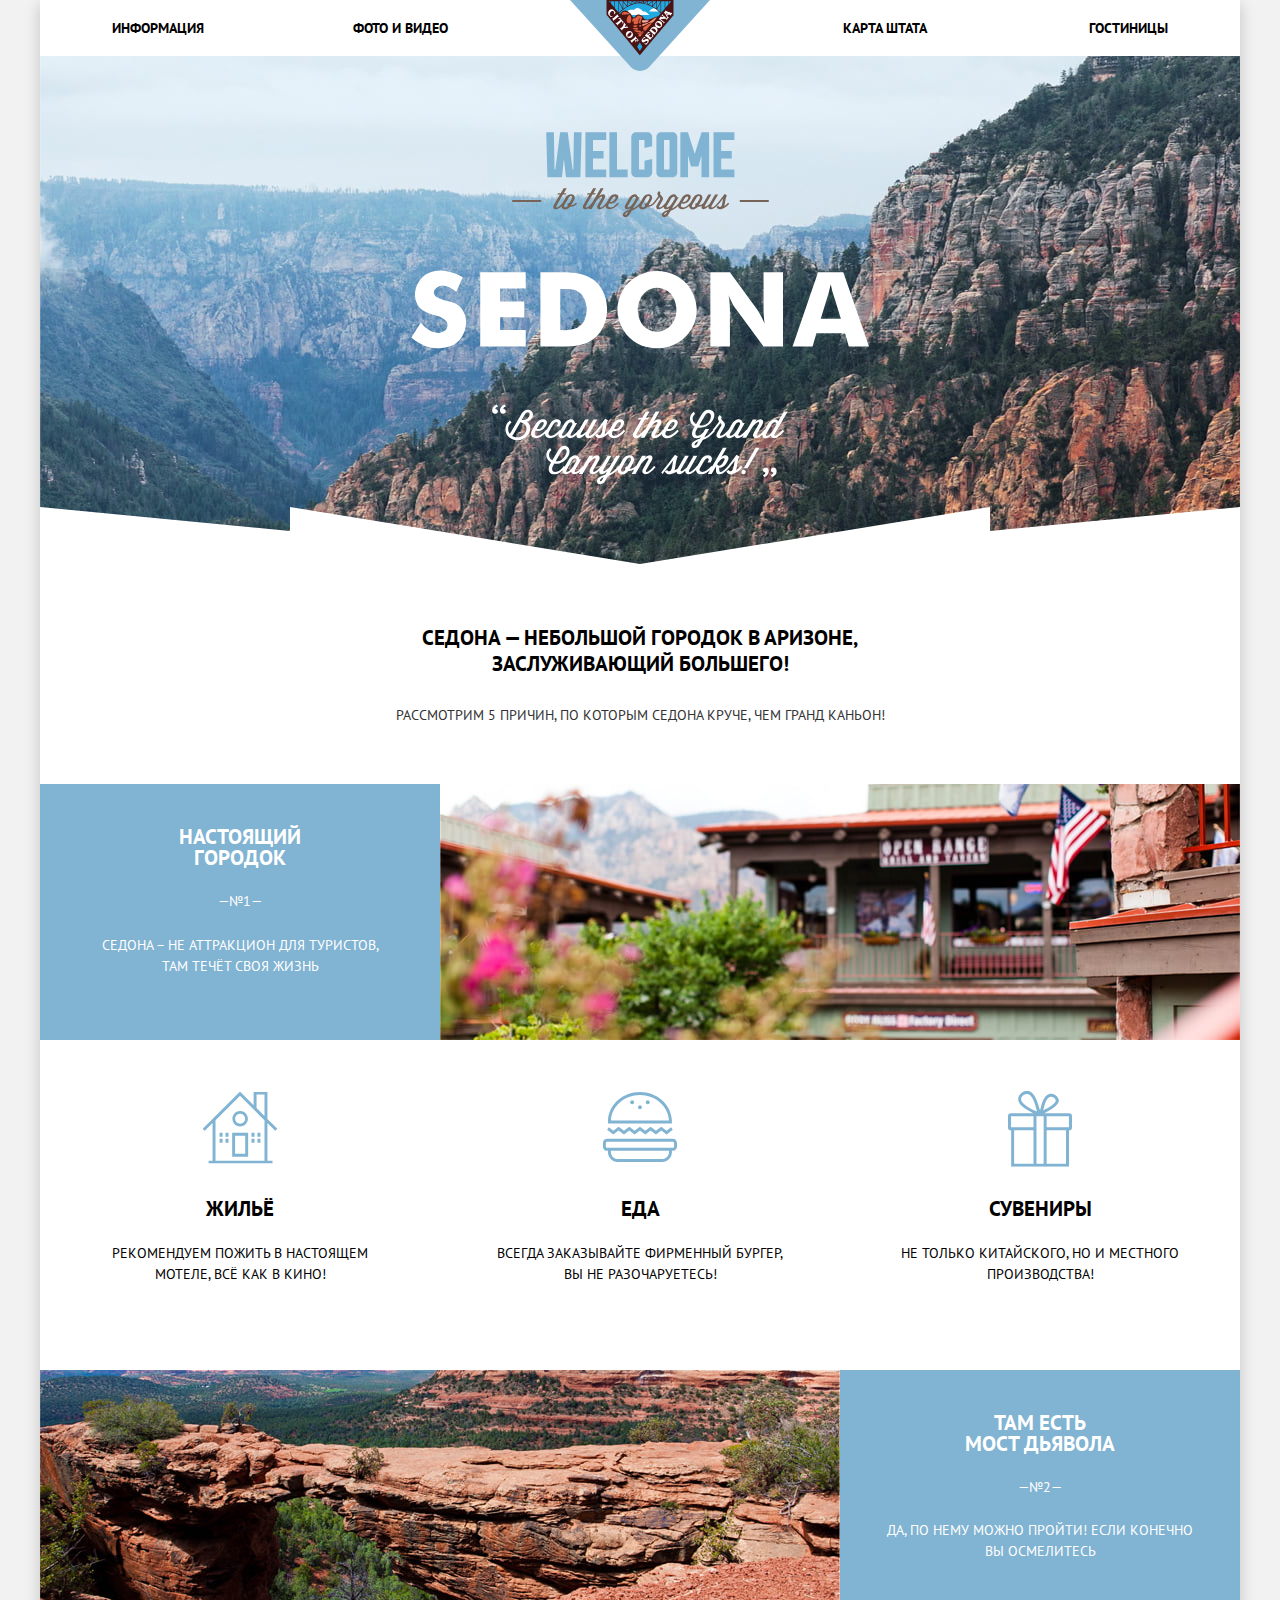
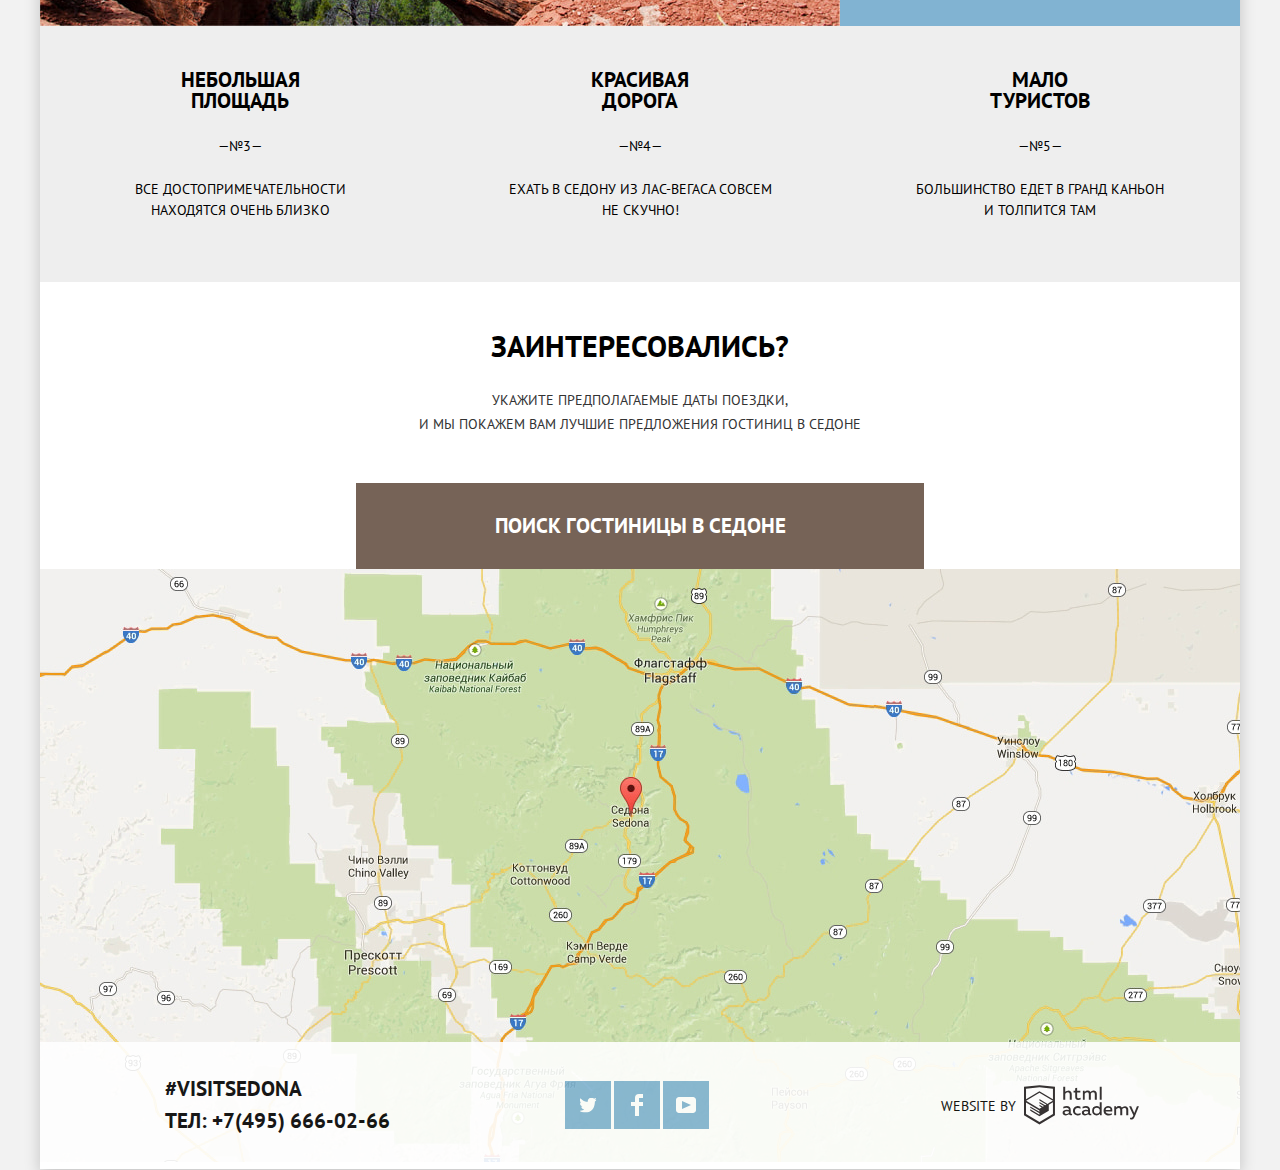
<file: index.html>
<!DOCTYPE html>
<html lang="ru">
  <head>
    <meta charset="utf-8">
    <title>HTML Academy: Седона</title>
    <link href="https://fonts.googleapis.com/css?family=PT+Sans:400,700&display=swap&subset=cyrillic" rel="stylesheet">
    <link href="css/normalize-min.css" rel="stylesheet">
    <link href="css/styles-min.css" rel="stylesheet">
  </head>
  <body>
    <div class="main-container">
      <header class="header-container">
        <a class="main-header-logo">
          <img src="img/logo.svg" width="140" height="71" alt="Логотип &laquo;Седона&raquo;">
        </a>
        <nav class="main-navigation">
          <ul class="site-navigation">
            <li class="navigation-item">
              <a href="">Информация</a>
            </li>
            <li class="navigation-item">
              <a href="">Фото и видео</a>
            </li>
            <li class="navigation-item">
              <a href="">Карта штата</a>
            </li>
            <li class="navigation-item">
              <a href="hotels.html">Гостиницы</a>
            </li>
          </ul>
        </nav>
      </header>
      <main>
        <div class="banner">
          <img class="welcome-image" src="img/welcome.svg" width="459" height="353" alt="Добро пожаловать в Седону">
        </div>
        <h1 class="page-title">Седона — небольшой городок в Аризоне, заслуживающий большего!</h1>
        <p class="title-description">Рассмотрим 5 причин, по которым Седона круче, чем Гранд Каньон!</p>

        <section class="reasons-section">
          <h2 class="visually-hidden">Причины, по которым Седона круче, чем Гранд Каньон.</h2>
          <ul class="reasons-list">
            <li class="reasons-item-container">
              <div class="reason-item">
                <h2 class="reason-title">Настоящий городок</h2>
                <p class="reason-description">&mdash;№1&mdash;</p>
                <p class="reason-description">Седона &ndash; не аттракцион для туристов, там течёт своя жизнь</p>
              </div>
              <div class="reason-image">
                <img src="img/reason1.jpg" width="800" height="256" alt="Здание с американским флагом">
              </div>
            <ul class="reason-item-list">
              <li class="reason-housing">
                <p class="reason-title">Жильё</p>
                <p class="reason-description">Рекомендуем пожить в настоящем мотеле, всё как в кино!</p>
              </li>
              <li class="reason-food">
                <p class="reason-title">Еда</p>
                <p class="reason-description">Всегда заказывайте фирменный&nbsp;бургер, вы не разочаруетесь!</p>
              </li>
              <li class="reason-souvenir">
                <p class="reason-title">Сувениры</p>
                <p class="reason-description">Не только китайского, но и местного производства!</p>
              </li>
              </ul>
            </li>
            <li class="reasons-item-container">
              <div class="reason-image">
                <img src="img/reason2.jpg" width="800" height="256" alt="Изображение Гранд-Каньона">
              </div>
                <div class="reason-item">
                  <h2 class="reason-title">Там есть<br>мост дьявола</h2>
                  <p class="reason-description">&mdash;№2&mdash;</p>
                  <p class="reason-two-description">Да, по нему можно пройти! Если конечно вы осмелитесь</p>
                </div>
            </li>
              <li class="reasons">
                <h2 class="reason-title">Небольшая площадь</h2>
                <p class="reason-description reasons-number">&mdash;№3&mdash;</p>
                <p class="reason-description reasons-description">Все достопримечательности находятся&nbsp;очень близко</p>
              </li>
              <li class="reasons">
                <h2 class="reason-title">Красивая дорога</h2>
                <p class="reason-description reasons-number">&mdash;№4&mdash;</p>
                <p class="reason-description reasons-description">Ехать в Седону из Лас-Вегаса совсем не&nbsp;скучно!</p>
              </li>
              <li class="reasons">
                <h2 class="reason-title">Мало туристов</h2>
                <p class="reason-description reasons-number">&mdash;№5&mdash;</p>
                <p class="reason-description reasons-description">Большинство едет в Гранд Каньон и&nbsp;толпится там</p>
              </li>
          </ul>
        </section>

        <section class="booking-section">
          <h2 class="visually-hidden">Поиск гостиницы в Седоне</h2>
          <p class="booking-title">Заинтересовались?</p>
          <p class="booking-description">Укажите предполагаемые даты поездки,<br> и мы покажем вам лучшие предложения гостиниц в Седоне</p>
          <button class="search-hotel-btn" type="button">Поиск гостиницы в Седоне</button>
          <div class="map">
            <iframe src="https://www.google.com/maps/embed?pb=!1m18!1m12!1m3!1d645974.8107146111!2d-111.86288859368977!3d34.89726456502647!2m3!1f0!2f0!3f0!3m2!1i1024!2i768!4f13.1!3m3!1m2!1s0x872da132f942b00d%3A0x5548c523fa6c8efd!2z0KHQtdC00L7QvdCwLCDQkNGA0LjQt9C-0L3QsCA4NjMzNiwg0KHQqNCQ!5e0!3m2!1sru!2suk!4v1584698544043!5m2!1sru!2suk" allowfullscreen="" aria-hidden="false" tabindex="0"></iframe>
            <form class="booking-form" action="https://echo.htmlacademy.ru" method="get">
              <p>
                <label for="checkin-date">Дата заезда:</label>
                <input class="date-field" id="checkin-date" type="text" name="check-in-date" value="24 апреля 2017">
                <button class="btn-calendar" type="button">
                  <svg aria-label="Календарь для выбора даты заселения" xmlns="http://www.w3.org/2000/svg" width="21" height="22" viewBox="0 0 21 22">
                    <path d="M19.251 2.025h-2.845V.648c0-.381-.294-.689-.656-.689-.363 0-.656.308-.656.689v1.377h-3.938V.648c0-.381-.294-.689-.655-.689-.363 0-.657.308-.657.689v1.377H5.906V.648c0-.381-.294-.689-.656-.689-.363 0-.657.308-.657.689v1.377H1.75C.784 2.025 0 2.847 0 3.862v16.302C0 21.179.784 22 1.75 22h17.501c.966 0 1.749-.821 1.749-1.836V3.862c0-1.015-.783-1.837-1.749-1.837zm.437 18.139a.448.448 0 0 1-.437.459H1.75a.45.45 0 0 1-.438-.459V3.862a.45.45 0 0 1 .438-.459h2.844v1.378c0 .381.294.689.657.689.362 0 .656-.308.656-.689V3.403h3.938v1.378c0 .381.294.689.657.689.361 0 .655-.308.655-.689V3.403h3.938v1.378c0 .381.293.689.656.689.362 0 .656-.308.656-.689V3.403h2.845c.241 0 .437.206.437.459v16.302z"/>
                    <path d="M4.594 8.225h2.625v2.066H4.594zM4.594 11.668h2.625v2.067H4.594zM4.594 15.112h2.625v2.066H4.594zM9.188 15.112h2.625v2.066H9.188zM9.188 11.668h2.625v2.067H9.188zM9.188 8.225h2.625v2.066H9.188zM13.781 15.112h2.625v2.066h-2.625zM13.781 11.668h2.625v2.067h-2.625zM13.781 8.225h2.625v2.066h-2.625z"/>
                  </svg>
                </button>
              </p>
              <p>
                <label for="checkout-date">Дата выезда:</label>
                <input class="date-field" id="checkout-date" type="text" name="check-out-date" value="4 июля 2017">
                <button class="btn-calendar" type="button">
                  <svg aria-label="Календарь для выбора даты выезда" xmlns="http://www.w3.org/2000/svg" width="21" height="22" viewBox="0 0 21 22">
                    <path d="M19.251 2.025h-2.845V.648c0-.381-.294-.689-.656-.689-.363 0-.656.308-.656.689v1.377h-3.938V.648c0-.381-.294-.689-.655-.689-.363 0-.657.308-.657.689v1.377H5.906V.648c0-.381-.294-.689-.656-.689-.363 0-.657.308-.657.689v1.377H1.75C.784 2.025 0 2.847 0 3.862v16.302C0 21.179.784 22 1.75 22h17.501c.966 0 1.749-.821 1.749-1.836V3.862c0-1.015-.783-1.837-1.749-1.837zm.437 18.139a.448.448 0 0 1-.437.459H1.75a.45.45 0 0 1-.438-.459V3.862a.45.45 0 0 1 .438-.459h2.844v1.378c0 .381.294.689.657.689.362 0 .656-.308.656-.689V3.403h3.938v1.378c0 .381.294.689.657.689.361 0 .655-.308.655-.689V3.403h3.938v1.378c0 .381.293.689.656.689.362 0 .656-.308.656-.689V3.403h2.845c.241 0 .437.206.437.459v16.302z"/>
                    <path d="M4.594 8.225h2.625v2.066H4.594zM4.594 11.668h2.625v2.067H4.594zM4.594 15.112h2.625v2.066H4.594zM9.188 15.112h2.625v2.066H9.188zM9.188 11.668h2.625v2.067H9.188zM9.188 8.225h2.625v2.066H9.188zM13.781 15.112h2.625v2.066h-2.625zM13.781 11.668h2.625v2.067h-2.625zM13.781 8.225h2.625v2.066h-2.625z"/>
                  </svg>
                </button>
              </p>
              <p class="field-adult people-amount-input">
                <label class="adult" for="adults">Взрослые:</label>
                <button class="btn-people-amount" type="button">&minus;</button>
                <input class="date-field people-amount-field" id="adults" type="text" name="adults-amount" value="2">
                <button class="btn-people-amount btn-people-plus" type="button">&plus;</button>
              </p>
              <p class="people-amount-input">
                <label class="children" for="children">Дети:</label>
                <button class="btn-people-amount" type="button">&minus;</button>
                <input class="date-field people-amount-field" id="children" type="text" name="children-amount" value="0">
                <button class="btn-people-amount btn-people-plus" type="button">&plus;</button>
              </p>
              <button class="search-hotel-submit" type="submit">Найти</button>
            </form>
          </div>
        </section>
    </main>
    <footer class="footer main-footer">
      <div class="contacts">
        <p>#VISITSEDONA</p>
        <p>Тел:
          <a href="tel:+74956660266">+7(495) 666-02-66</a>
        </p>
      </div>

      <ul class="social-list">
        <li>
          <a class="btn-social btn-twitter" href="">
            <span class="visually-hidden">Twitter</span>
          </a>
        </li>
        <li>
          <a class="btn-social btn-facebook" href="">
            <span class="visually-hidden">Facebook</span>
          </a>
        </li>
        <li>
          <a class="btn-social btn-youtube" href="">
            <span class="visually-hidden">YouTube</span>
          </a>
        </li>
      </ul>

      <p class="copyright">
        Website by&nbsp; <a class="copyright-link" href="https://htmlacademy.ru/intensive/htmlcss">
          <svg class="copyright-logo" aria-label="Логотип HTML Академии" id="Layer_1" data-name="Layer 1" xmlns="http://www.w3.org/2000/svg" viewBox="0 0 108.08 36.85" width="115" height="41">
            <path d="M44.61,26.88a2,2,0,0,0,.55-0.1v1.33a3.25,3.25,0,0,1-1.18.21,1.67,1.67,0,0,1-1.67-1,4.84,4.84,0,0,1-3.14,1.08c-1.51,0-2.91-.83-2.91-2.55,0-2.13,2-2.79,3.71-2.79a11.08,11.08,0,0,1,2.17.25v-0.3c0-1-.76-1.77-2.19-1.77a7.42,7.42,0,0,0-3,.64v-1.7a10.21,10.21,0,0,1,3.19-.55c2.36,0,3.81,1.12,3.81,3.65v3a0.54,0.54,0,0,0,.49.59h0.17Zm-6.44-1.13A1.35,1.35,0,0,0,39.63,27h0.11a3.39,3.39,0,0,0,2.41-1V24.58a9.72,9.72,0,0,0-1.81-.21c-1,0-2.16.33-2.16,1.38h0Zm12.36-6.11a5,5,0,0,1,2.57.64V22a4.08,4.08,0,0,0-2.3-.7,2.75,2.75,0,1,0,0,5.49,5,5,0,0,0,2.43-.64v1.71a6.27,6.27,0,0,1-2.76.57A4.21,4.21,0,0,1,46,24.51q0-.21,0-0.41a4.32,4.32,0,0,1,4.18-4.46h0.38Zm12.17,7.24a2,2,0,0,0,.55-0.1v1.33a3.25,3.25,0,0,1-1.18.21,1.67,1.67,0,0,1-1.67-1,4.84,4.84,0,0,1-3.14,1.08c-1.51,0-2.91-.83-2.91-2.55,0-2.13,2-2.79,3.71-2.79a11.08,11.08,0,0,1,2.17.25v-0.3c0-1-.76-1.77-2.19-1.77a7.42,7.42,0,0,0-3,.64v-1.7a10.21,10.21,0,0,1,3.19-.55c2.36,0,3.81,1.12,3.81,3.65v3a0.54,0.54,0,0,0,.49.59h0.17Zm-6.44-1.13A1.35,1.35,0,0,0,57.73,27h0.11a3.39,3.39,0,0,0,2.41-1V24.58a9.72,9.72,0,0,0-1.81-.21c-1.06,0-2.16.33-2.16,1.38h0ZM73,16V28.2H71.35V26.88a3.88,3.88,0,0,1-3.19,1.54,4.4,4.4,0,0,1,0-8.78,3.81,3.81,0,0,1,3,1.3V16H73Zm-4.53,5.22a2.76,2.76,0,1,0,0,5.52A2.86,2.86,0,0,0,71.15,25V23A2.91,2.91,0,0,0,68.49,21.27ZM79,19.64c3.31,0,4.46,2.68,3.92,5.09H76.7c0.21,1.5,1.67,2.11,3.19,2.11a6.11,6.11,0,0,0,2.64-.59v1.6a7.14,7.14,0,0,1-3,.57C77,28.42,74.78,27,74.78,24a4.18,4.18,0,0,1,4-4.39H79Zm0.09,1.54a2.28,2.28,0,0,0-2.44,2.1v0.06H81.3A2,2,0,0,0,79.13,21.18Zm5.73,7V19.87h1.65v1a3.81,3.81,0,0,1,2.78-1.27A2.86,2.86,0,0,1,91.89,21a4.12,4.12,0,0,1,2.91-1.33A3.06,3.06,0,0,1,98,23V28.2h-1.9V23.05a1.59,1.59,0,0,0-1.42-1.75H94.42a2.8,2.8,0,0,0-2.07,1.12V28.2h-1.9V23.05A1.59,1.59,0,0,0,89,21.31H88.8a3,3,0,0,0-2.21,1.29v5.63H84.86Zm21.31-8.33h1.9l-3.91,9.46c-0.9,2.17-2.09,2.86-3.35,2.86a4.76,4.76,0,0,1-1.1-.14V30.46a2.86,2.86,0,0,0,.85.12c0.9,0,1.58-.64,2.07-1.9l0.17-.42-4-8.4h2l2.86,6.29ZM38.73,1.46V6.22a3.81,3.81,0,0,1,2.7-1.14,3.25,3.25,0,0,1,3.44,3.4v5.15H43V8.72a1.81,1.81,0,0,0-1.61-2h-0.3a2.93,2.93,0,0,0-2.32,1.39v5.52h-1.9V1.46h1.9ZM49.94,2.31v3h3V6.91h-3v3.81c0,1.1.5,1.46,1.58,1.46a4.49,4.49,0,0,0,1.69-.33v1.6A6.8,6.8,0,0,1,51,13.8a2.55,2.55,0,0,1-2.86-2.74V6.89H46.58V5.26h1.5V2.74Zm5.4,11.31V5.28H57v1A3.81,3.81,0,0,1,59.77,5a2.86,2.86,0,0,1,2.6,1.33A4.12,4.12,0,0,1,65.28,5,3.06,3.06,0,0,1,68.44,8.4v5.21h-1.9V8.46a1.59,1.59,0,0,0-1.42-1.75H64.89a2.8,2.8,0,0,0-2.07,1.12v5.78h-1.9V8.46A1.59,1.59,0,0,0,59.5,6.71H59.27A3,3,0,0,0,57.06,8v5.63H55.34ZM71.17,1.45H73V13.6H71.17V1.45ZM14.71,0H14.55L0,1.54V28.21l14.55,8.66,14.55-8.66V1.54Zm12.5,27.1L14.55,34.64,1.9,27.12V16.18l12.59,7.5V25L5.86,19.9v1.31l8.68,5.21v1.39L5.87,22.65V24l8.68,5.21,8.75-5.24V18.31L27.2,16V27.12Zm0-12.53-3.48,2-1.6,1L14.51,13v1.31L21,18.23H21l-0.14.09-1,.54-5.37-3.2V17l4.24,2.52-1,.67-3.2-1.9v1.31l2.1,1.24L14.5,22.1,2,14.65,14.51,7.11Zm0-1.32L14.49,5.76,1.91,13.25v-10L14.56,1.92,27.21,3.25v10h0Z" transform="translate(0 -0.02)" fill="#231f20"/>
          </svg>
        </a>
      </p>
    </footer>
  </div>
  <script src="js/booking-form-min.js"></script>
  </body>
</html>
</file>
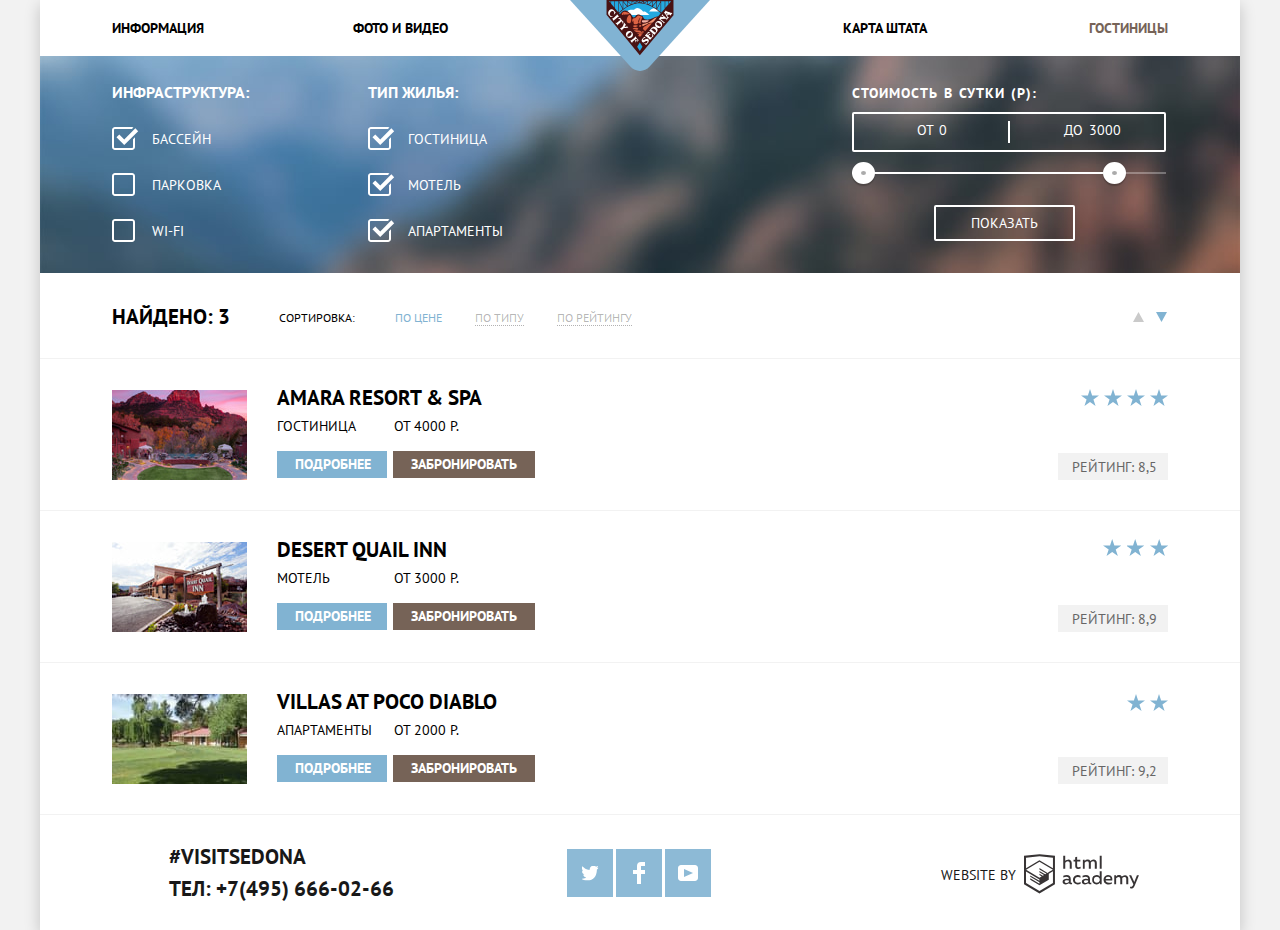
<file: hotels.html>
<!DOCTYPE html>
<html lang="ru">
  <head>
    <meta charset="utf-8">
    <title>Гостиницы | Седона</title>
    <link href="https://fonts.googleapis.com/css?family=PT+Sans:400,700&display=swap&subset=cyrillic" rel="stylesheet">
    <link href="css/normalize-min.css" rel="stylesheet">
    <link href="css/styles-min.css" rel="stylesheet">
  </head>
  <body>
    <div class="main-container">
      <header class="header-container">
        <a class="main-header-logo" href="index.html">
          <img src="img/logo.svg" width="140" height="71" alt="Логотип &laquo;Седона&raquo;">
        </a>
        <nav class="main-navigation">
          <ul class="site-navigation">
            <li class="navigation-item">
              <a href="">Информация</a>
            </li>
            <li class="navigation-item">
              <a href="">Фото и видео</a>
            </li>
            <li class="navigation-item">
              <a href="">Карта штата</a>
            </li>
            <li class="navigation-item">
              <a class="current-page">Гостиницы</a>
            </li>
          </ul>
        </nav>
      </header>
      <main>
        <h1 class="visually-hidden">Поиск отелей в Седоне</h1>
        <section>
          <h2 class="visually-hidden">Фильтр для поиска жилья</h2>
          <form class="filter-form" action="https://echo.htmlacademy.ru" method="get">
            <fieldset class="filter-fieldset">
              <legend class="filter-title">Инфраструктура:</legend>
              <ul class="sort-filter">
                <li>
                  <label class="check filter-item">
                    <input class="check-input visually-hidden" type="checkbox" name="infrastructure" value="swimpool" checked>
                    <svg class="checkbox" xmlns="http://www.w3.org/2000/svg" width="23" height="23" viewBox="0 0 23 23">
                      <path fill="#FFFFFF" d="M20 2c.542 0 1 .458 1 1v17c0 .542-.458 1-1 1H3c-.542 0-1-.458-1-1V3c0-.542.458-1 1-1h17m0-2H3C1.35 0 0 1.35 0 3v17c0 1.65 1.35 3 3 3h17c1.65 0 3-1.35 3-3V3c0-1.65-1.35-3-3-3z"/>
                    </svg>
                    <svg class="checkbox-checked" xmlns="http://www.w3.org/2000/svg" width="27" height="23" viewBox="0 0 27 23">
                      <path fill="#FFFFFF" d="M7.285 7.486l-2.829 2.829 7.783 7.783L26.171 4.166l-2.828-2.829-11.104 11.102z"/>
                      <path fill="#FFFFFF" d="M21 20c0 .542-.458 1-1 1H3c-.542 0-1-.458-1-1V3c0-.542.458-1 1-1h16.908L21.493.415A2.96 2.96 0 0 0 20 0H3C1.35 0 0 1.35 0 3v17c0 1.65 1.35 3 3 3h17c1.65 0 3-1.35 3-3v-9.829l-2 2V20z"/>
                    </svg>
                    Бассейн
                  </label>
                </li>
                <li>
                  <label class="check filter-item">
                    <input class="check-input visually-hidden" type="checkbox" name="infrastructure" value="parking">
                    <svg class="checkbox" xmlns="http://www.w3.org/2000/svg" width="23" height="23" viewBox="0 0 23 23">
                      <path fill="#FFFFFF" d="M20 2c.542 0 1 .458 1 1v17c0 .542-.458 1-1 1H3c-.542 0-1-.458-1-1V3c0-.542.458-1 1-1h17m0-2H3C1.35 0 0 1.35 0 3v17c0 1.65 1.35 3 3 3h17c1.65 0 3-1.35 3-3V3c0-1.65-1.35-3-3-3z"/>
                    </svg>
                    <svg class="checkbox-checked" xmlns="http://www.w3.org/2000/svg" width="27" height="23" viewBox="0 0 27 23">
                      <path fill="#FFFFFF" d="M7.285 7.486l-2.829 2.829 7.783 7.783L26.171 4.166l-2.828-2.829-11.104 11.102z"/>
                      <path fill="#FFFFFF" d="M21 20c0 .542-.458 1-1 1H3c-.542 0-1-.458-1-1V3c0-.542.458-1 1-1h16.908L21.493.415A2.96 2.96 0 0 0 20 0H3C1.35 0 0 1.35 0 3v17c0 1.65 1.35 3 3 3h17c1.65 0 3-1.35 3-3v-9.829l-2 2V20z"/>
                    </svg>
                    Парковка
                  </label>
                </li>
                <li>
                  <label class="check filter-item">
                    <input class="check-input visually-hidden" type="checkbox" name="infrastructure" value="wifi">
                    <svg class="checkbox" xmlns="http://www.w3.org/2000/svg" width="23" height="23" viewBox="0 0 23 23">
                      <path fill="#FFFFFF" d="M20 2c.542 0 1 .458 1 1v17c0 .542-.458 1-1 1H3c-.542 0-1-.458-1-1V3c0-.542.458-1 1-1h17m0-2H3C1.35 0 0 1.35 0 3v17c0 1.65 1.35 3 3 3h17c1.65 0 3-1.35 3-3V3c0-1.65-1.35-3-3-3z"/>
                    </svg>
                    <svg class="checkbox-checked" xmlns="http://www.w3.org/2000/svg" width="27" height="23" viewBox="0 0 27 23">
                      <path fill="#FFFFFF" d="M7.285 7.486l-2.829 2.829 7.783 7.783L26.171 4.166l-2.828-2.829-11.104 11.102z"/>
                      <path fill="#FFFFFF" d="M21 20c0 .542-.458 1-1 1H3c-.542 0-1-.458-1-1V3c0-.542.458-1 1-1h16.908L21.493.415A2.96 2.96 0 0 0 20 0H3C1.35 0 0 1.35 0 3v17c0 1.65 1.35 3 3 3h17c1.65 0 3-1.35 3-3v-9.829l-2 2V20z"/>
                    </svg>
                    Wi-Fi
                  </label>
                </li>
              </ul>
            </fieldset>
            <fieldset class="filter-fieldset">
              <legend class="filter-title">Тип жилья:</legend>
              <ul class="sort-filter">
                <li>
                  <label class="check filter-item">
                    <input class="check-input visually-hidden" type="checkbox" name="hotel" checked>
                    <svg class="checkbox" xmlns="http://www.w3.org/2000/svg" width="23" height="23" viewBox="0 0 23 23">
                      <path fill="#FFFFFF" d="M20 2c.542 0 1 .458 1 1v17c0 .542-.458 1-1 1H3c-.542 0-1-.458-1-1V3c0-.542.458-1 1-1h17m0-2H3C1.35 0 0 1.35 0 3v17c0 1.65 1.35 3 3 3h17c1.65 0 3-1.35 3-3V3c0-1.65-1.35-3-3-3z"/>
                    </svg>
                    <svg class="checkbox-checked" xmlns="http://www.w3.org/2000/svg" width="27" height="23" viewBox="0 0 27 23">
                      <path fill="#FFFFFF" d="M7.285 7.486l-2.829 2.829 7.783 7.783L26.171 4.166l-2.828-2.829-11.104 11.102z"/>
                      <path xmlns="http://www.w3.org/2000/svg" fill="#FFFFFF" d="M21 20c0 .542-.458 1-1 1H3c-.542 0-1-.458-1-1V3c0-.542.458-1 1-1h16.908L21.493.415A2.96 2.96 0 0 0 20 0H3C1.35 0 0 1.35 0 3v17c0 1.65 1.35 3 3 3h17c1.65 0 3-1.35 3-3v-9.829l-2 2V20z"/>
                    </svg>
                    Гостиница
                  </label>
                </li>
                <li>
                  <label class="check filter-item">
                    <input class="check-input visually-hidden" type="checkbox" name="motel" checked>
                    <svg class="checkbox" xmlns="http://www.w3.org/2000/svg" width="23" height="23" viewBox="0 0 23 23">
                      <path fill="#FFFFFF" d="M20 2c.542 0 1 .458 1 1v17c0 .542-.458 1-1 1H3c-.542 0-1-.458-1-1V3c0-.542.458-1 1-1h17m0-2H3C1.35 0 0 1.35 0 3v17c0 1.65 1.35 3 3 3h17c1.65 0 3-1.35 3-3V3c0-1.65-1.35-3-3-3z"/>
                    </svg>
                    <svg class="checkbox-checked" xmlns="http://www.w3.org/2000/svg" width="27" height="23" viewBox="0 0 27 23">
                      <path fill="#FFFFFF" d="M7.285 7.486l-2.829 2.829 7.783 7.783L26.171 4.166l-2.828-2.829-11.104 11.102z"/>
                      <path fill="#FFFFFF" d="M21 20c0 .542-.458 1-1 1H3c-.542 0-1-.458-1-1V3c0-.542.458-1 1-1h16.908L21.493.415A2.96 2.96 0 0 0 20 0H3C1.35 0 0 1.35 0 3v17c0 1.65 1.35 3 3 3h17c1.65 0 3-1.35 3-3v-9.829l-2 2V20z"/>
                    </svg>
                    Мотель
                  </label>
                </li>
                <li>
                  <label class="check filter-item">
                    <input class="check-input visually-hidden" type="checkbox" name="apartment" checked>
                    <svg class="checkbox" xmlns="http://www.w3.org/2000/svg" width="23" height="23" viewBox="0 0 23 23">
                      <path fill="#FFFFFF" d="M20 2c.542 0 1 .458 1 1v17c0 .542-.458 1-1 1H3c-.542 0-1-.458-1-1V3c0-.542.458-1 1-1h17m0-2H3C1.35 0 0 1.35 0 3v17c0 1.65 1.35 3 3 3h17c1.65 0 3-1.35 3-3V3c0-1.65-1.35-3-3-3z"/>
                    </svg>
                    <svg class="checkbox-checked" xmlns="http://www.w3.org/2000/svg" width="27" height="23" viewBox="0 0 27 23">
                      <path fill="#FFFFFF" d="M7.285 7.486l-2.829 2.829 7.783 7.783L26.171 4.166l-2.828-2.829-11.104 11.102z"/>
                      <path fill="#FFFFFF" d="M21 20c0 .542-.458 1-1 1H3c-.542 0-1-.458-1-1V3c0-.542.458-1 1-1h16.908L21.493.415A2.96 2.96 0 0 0 20 0H3C1.35 0 0 1.35 0 3v17c0 1.65 1.35 3 3 3h17c1.65 0 3-1.35 3-3v-9.829l-2 2V20z"/>
                    </svg>
                    Апартаменты
                  </label>
                </li>
              </ul>
            </fieldset>
            <div class="filter-range">
              <p class="filter-range-title">Стоимость в сутки (Р):</p>
              <div class="price-controls">
                <label class="min-price">от
                  <input type="text" name="min-price" value="0">
                </label>
                <label class="max-price">до
                  <input type="text" name="max-price" value="3000">
                </label>
              </div>
              <div class="range-controls">
                <div class="scale">
                  <div class="bar"></div>
                </div>
                <button type="button" class="range-toggle range-toggle-min"></button>
                <button type="button" class="range-toggle range-toggle-max"></button>
              </div>
              <button class="btn-transparent" type="submit">Показать</button>
            </div>
          </form>
        </section>

        <section class="filter-results">
          <h2 class="visually-hidden">Найденные отели</h2>
          <div class="filter-sort-wrap">
            <p class="filter-founded">Найдено: 3</p>
            <p>Сортировка:</p>
            <ul class="sort-list">
              <li>
                <a class="sort-current" href="">По цене</a>
              </li>
              <li>
                <a class="sort-item" href="">По типу</a>
              </li>
              <li>
                <a class="sort-item" href="">По рейтингу</a>
              </li>
            </ul>
              <ul class="sort-list sort-by">
                <li>
                  <a class="sort-arrow" href="">
                    <span class="visually-hidden">Сортировать по возвростанию</span>
                    <svg class="sort-arrow-up" xmlns="http://www.w3.org/2000/svg" width="11" height="10">
                      <path fill="#231F20" d="M5.5 0L0 10h11z"/>
                    </svg>
                  </a>
                </li>
                <li>
                  <a href="">
                    <span class="visually-hidden">Сортировать по убыванию</span>
                    <svg class="sort-arrow-down sort-arrow-current" xmlns="http://www.w3.org/2000/svg" width="11" height="10">
                      <path fill="#231F20" d="M5.5 10L0 0h11"/>
                    </svg>
                  </a>
                </li>
              </ul>
          </div>
          <ul class="hotel-list">
            <li>
              <article class="hotel-item">
                <img class="hotel-image" src="img/amara.jpg" width="135" height="90" alt="Amara Resort & Spa">
                <div class="item-content">
                  <div class="hotel-description">
                    <h3 class="hotel-name">
                      <a href="">Amara Resort & Spa</a>
                    </h3>
                    <div class="hotel-type-price">
                      <p>Гостиница</p>
                      <p class="hotel-price">От 4000 Р.</p>
                    </div>
                    <a class="btn-hotel btn-detail" href="">Подробнее</a>
                    <a class="btn-hotel btn-book" href="">Забронировать</a>
                  </div>
                  <div class="hotel-rating">
                    <p class="stars four-stars">
                      <span class="visually-hidden">Четыре звезды</span>
                    </p>
                    <p class="rating">Рейтинг: 8,5</p>
                  </div>
                </div>
              </article>
            </li>
            <li>
              <article class="hotel-item">
                <img class="hotel-image" src="img/desert.jpg" width="135" height="90" alt="Desert Quail Inn">
                <div class="item-content">
                  <div class="hotel-description">
                    <h3 class="hotel-name">
                      <a href="">Desert Quail Inn</a>
                    </h3>
                    <div class="hotel-type-price">
                      <p>Мотель</p>
                      <p class="hotel-price">От 3000 Р.</p>
                    </div>
                    <a class="btn-hotel btn-detail" href="">Подробнее</a>
                    <a class="btn-hotel btn-book" href="">Забронировать</a>
                  </div>
                  <div class="hotel-rating">
                    <p class="stars three-stars">
                      <span class="visually-hidden">Три звезды</span>
                    </p>
                    <p class="rating">Рейтинг: 8,9</p>
                  </div>
                </div>
              </article>
            </li>
            <li>
              <article class="hotel-item">
                <img class="hotel-image" src="img/villas.jpg" width="135" height="90" alt="Villas at Poco Diablo">
                <div class="item-content">
                  <div class="hotel-description">
                    <h3 class="hotel-name">
                      <a href="">Villas at Poco Diablo</a>
                    </h3>
                    <div class="hotel-type-price">
                      <p>Апартаменты</p>
                      <p class="hotel-price">От 2000 Р.</p>
                    </div>
                    <a class="btn-hotel btn-detail" href="">Подробнее</a>
                    <a class="btn-hotel btn-book" href="">Забронировать</a>
                  </div>
                  <div class="hotel-rating">
                    <p class="stars two-stars">
                      <span class="visually-hidden">Две звезды</span>
                    </p>
                    <p class="rating">Рейтинг: 9,2</p>
                  </div>
                </div>
              </article>
            </li>
          </ul>
        </section>
      </main>
      <footer class="footer">
        <div class="contacts">
          <p>#VISITSEDONA</p>
          <p>Тел:
            <a href="tel:+74956660266">+7(495) 666-02-66</a>
          </p>
        </div>

        <ul class="social-list">
          <li>
            <a class="btn-social btn-twitter" href="">
              <span class="visually-hidden">Twitter</span>
            </a>
          </li>
          <li>
            <a class="btn-social btn-facebook" href="">
              <span class="visually-hidden">Facebook</span>
            </a>
          </li>
          <li>
            <a class="btn-social btn-youtube" href="">
              <span class="visually-hidden">YouTube</span>
            </a>
          </li>
        </ul>

        <p class="copyright">
          Website by&nbsp; <a class="copyright-link" href="https://htmlacademy.ru/intensive/htmlcss">
            <svg class="copyright-logo" id="Layer_1" data-name="Layer 1" xmlns="http://www.w3.org/2000/svg" viewBox="0 0 108.08 36.85" width="115" height="41">
              <path d="M44.61,26.88a2,2,0,0,0,.55-0.1v1.33a3.25,3.25,0,0,1-1.18.21,1.67,1.67,0,0,1-1.67-1,4.84,4.84,0,0,1-3.14,1.08c-1.51,0-2.91-.83-2.91-2.55,0-2.13,2-2.79,3.71-2.79a11.08,11.08,0,0,1,2.17.25v-0.3c0-1-.76-1.77-2.19-1.77a7.42,7.42,0,0,0-3,.64v-1.7a10.21,10.21,0,0,1,3.19-.55c2.36,0,3.81,1.12,3.81,3.65v3a0.54,0.54,0,0,0,.49.59h0.17Zm-6.44-1.13A1.35,1.35,0,0,0,39.63,27h0.11a3.39,3.39,0,0,0,2.41-1V24.58a9.72,9.72,0,0,0-1.81-.21c-1,0-2.16.33-2.16,1.38h0Zm12.36-6.11a5,5,0,0,1,2.57.64V22a4.08,4.08,0,0,0-2.3-.7,2.75,2.75,0,1,0,0,5.49,5,5,0,0,0,2.43-.64v1.71a6.27,6.27,0,0,1-2.76.57A4.21,4.21,0,0,1,46,24.51q0-.21,0-0.41a4.32,4.32,0,0,1,4.18-4.46h0.38Zm12.17,7.24a2,2,0,0,0,.55-0.1v1.33a3.25,3.25,0,0,1-1.18.21,1.67,1.67,0,0,1-1.67-1,4.84,4.84,0,0,1-3.14,1.08c-1.51,0-2.91-.83-2.91-2.55,0-2.13,2-2.79,3.71-2.79a11.08,11.08,0,0,1,2.17.25v-0.3c0-1-.76-1.77-2.19-1.77a7.42,7.42,0,0,0-3,.64v-1.7a10.21,10.21,0,0,1,3.19-.55c2.36,0,3.81,1.12,3.81,3.65v3a0.54,0.54,0,0,0,.49.59h0.17Zm-6.44-1.13A1.35,1.35,0,0,0,57.73,27h0.11a3.39,3.39,0,0,0,2.41-1V24.58a9.72,9.72,0,0,0-1.81-.21c-1.06,0-2.16.33-2.16,1.38h0ZM73,16V28.2H71.35V26.88a3.88,3.88,0,0,1-3.19,1.54,4.4,4.4,0,0,1,0-8.78,3.81,3.81,0,0,1,3,1.3V16H73Zm-4.53,5.22a2.76,2.76,0,1,0,0,5.52A2.86,2.86,0,0,0,71.15,25V23A2.91,2.91,0,0,0,68.49,21.27ZM79,19.64c3.31,0,4.46,2.68,3.92,5.09H76.7c0.21,1.5,1.67,2.11,3.19,2.11a6.11,6.11,0,0,0,2.64-.59v1.6a7.14,7.14,0,0,1-3,.57C77,28.42,74.78,27,74.78,24a4.18,4.18,0,0,1,4-4.39H79Zm0.09,1.54a2.28,2.28,0,0,0-2.44,2.1v0.06H81.3A2,2,0,0,0,79.13,21.18Zm5.73,7V19.87h1.65v1a3.81,3.81,0,0,1,2.78-1.27A2.86,2.86,0,0,1,91.89,21a4.12,4.12,0,0,1,2.91-1.33A3.06,3.06,0,0,1,98,23V28.2h-1.9V23.05a1.59,1.59,0,0,0-1.42-1.75H94.42a2.8,2.8,0,0,0-2.07,1.12V28.2h-1.9V23.05A1.59,1.59,0,0,0,89,21.31H88.8a3,3,0,0,0-2.21,1.29v5.63H84.86Zm21.31-8.33h1.9l-3.91,9.46c-0.9,2.17-2.09,2.86-3.35,2.86a4.76,4.76,0,0,1-1.1-.14V30.46a2.86,2.86,0,0,0,.85.12c0.9,0,1.58-.64,2.07-1.9l0.17-.42-4-8.4h2l2.86,6.29ZM38.73,1.46V6.22a3.81,3.81,0,0,1,2.7-1.14,3.25,3.25,0,0,1,3.44,3.4v5.15H43V8.72a1.81,1.81,0,0,0-1.61-2h-0.3a2.93,2.93,0,0,0-2.32,1.39v5.52h-1.9V1.46h1.9ZM49.94,2.31v3h3V6.91h-3v3.81c0,1.1.5,1.46,1.58,1.46a4.49,4.49,0,0,0,1.69-.33v1.6A6.8,6.8,0,0,1,51,13.8a2.55,2.55,0,0,1-2.86-2.74V6.89H46.58V5.26h1.5V2.74Zm5.4,11.31V5.28H57v1A3.81,3.81,0,0,1,59.77,5a2.86,2.86,0,0,1,2.6,1.33A4.12,4.12,0,0,1,65.28,5,3.06,3.06,0,0,1,68.44,8.4v5.21h-1.9V8.46a1.59,1.59,0,0,0-1.42-1.75H64.89a2.8,2.8,0,0,0-2.07,1.12v5.78h-1.9V8.46A1.59,1.59,0,0,0,59.5,6.71H59.27A3,3,0,0,0,57.06,8v5.63H55.34ZM71.17,1.45H73V13.6H71.17V1.45ZM14.71,0H14.55L0,1.54V28.21l14.55,8.66,14.55-8.66V1.54Zm12.5,27.1L14.55,34.64,1.9,27.12V16.18l12.59,7.5V25L5.86,19.9v1.31l8.68,5.21v1.39L5.87,22.65V24l8.68,5.21,8.75-5.24V18.31L27.2,16V27.12Zm0-12.53-3.48,2-1.6,1L14.51,13v1.31L21,18.23H21l-0.14.09-1,.54-5.37-3.2V17l4.24,2.52-1,.67-3.2-1.9v1.31l2.1,1.24L14.5,22.1,2,14.65,14.51,7.11Zm0-1.32L14.49,5.76,1.91,13.25v-10L14.56,1.92,27.21,3.25v10h0Z" transform="translate(0 -0.02)" fill="#231f20"/>
            </svg>
          </a>
        </p>
      </footer>
    </div>
    </body>
  </html>
</file>
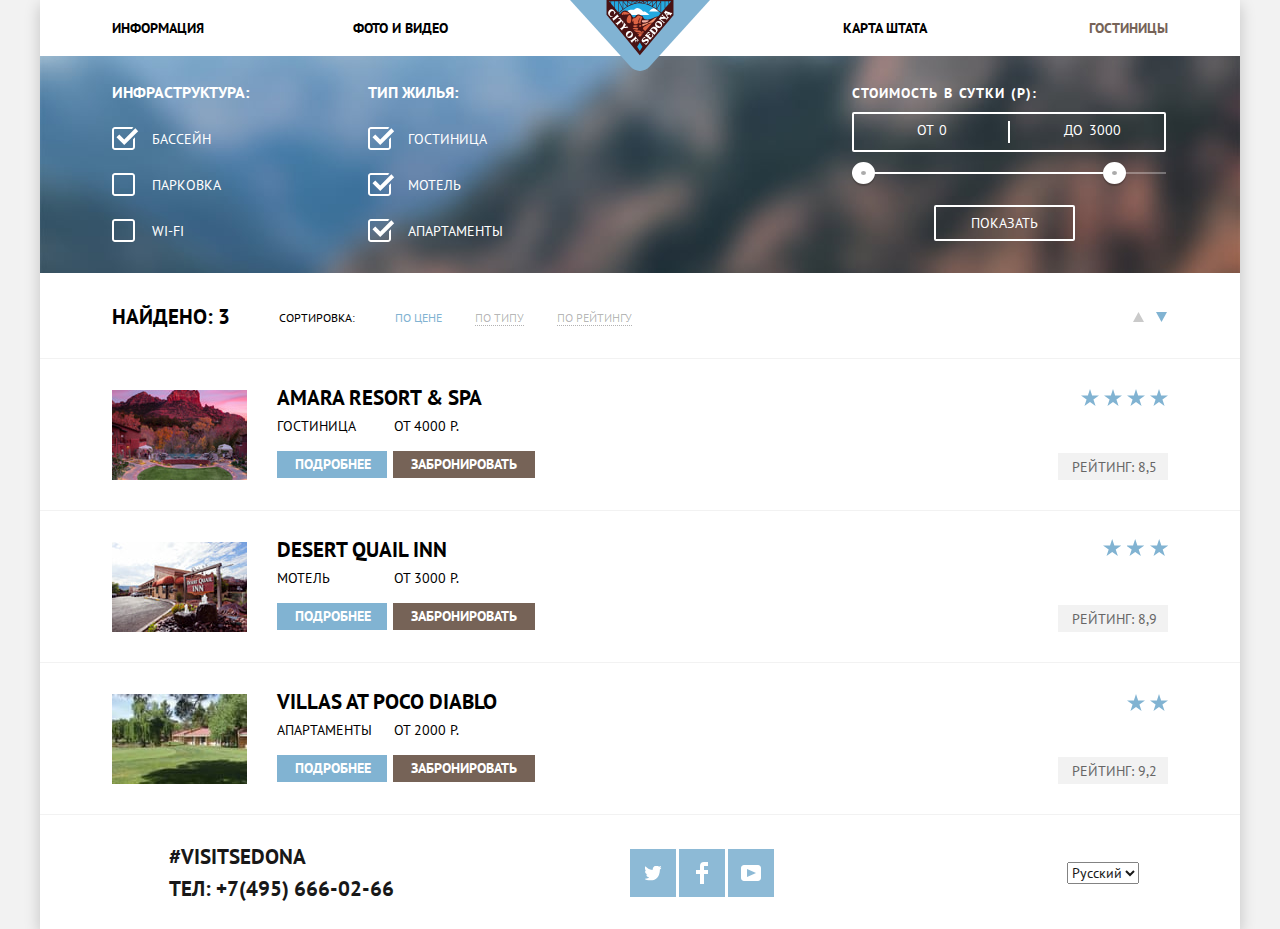
<file: hotels_ru.html>
<!DOCTYPE html>
<html lang="ru">
  <head>
    <meta charset="utf-8">
    <title>Гостиницы | Седона</title>
    <link href="https://fonts.googleapis.com/css?family=PT+Sans:400,700&display=swap&subset=cyrillic" rel="stylesheet">
    <link href="css/normalize-min.css" rel="stylesheet">
    <link href="css/styles-min.css" rel="stylesheet">
  </head>
  <body>
    <div class="main-container">
      <header class="header-container">
        <a class="main-header-logo" href="index.html">
          <img src="img/logo.svg" width="140" height="71" alt="Логотип &laquo;Седона&raquo;">
        </a>
        <nav class="main-navigation">
          <ul class="site-navigation">
            <li class="navigation-item">
              <a href="">Информация</a>
            </li>
            <li class="navigation-item">
              <a href="">Фото и видео</a>
            </li>
            <li class="navigation-item">
              <a href="">Карта штата</a>
            </li>
            <li class="navigation-item">
              <a class="current-page">Гостиницы</a>
            </li>
          </ul>
        </nav>
      </header>
      <main>
        <h1 class="visually-hidden">Поиск отелей в Седоне</h1>
        <section>
          <h2 class="visually-hidden">Фильтр для поиска жилья</h2>
          <form class="filter-form" action="https://echo.htmlacademy.ru" method="get">
            <fieldset class="filter-fieldset">
              <legend class="filter-title">Инфраструктура:</legend>
              <ul class="sort-filter">
                <li>
                  <label class="check filter-item">
                    <input class="check-input visually-hidden" type="checkbox" name="infrastructure" value="swimpool" checked>
                    <svg class="checkbox" xmlns="http://www.w3.org/2000/svg" width="23" height="23" viewBox="0 0 23 23">
                      <path fill="#FFFFFF" d="M20 2c.542 0 1 .458 1 1v17c0 .542-.458 1-1 1H3c-.542 0-1-.458-1-1V3c0-.542.458-1 1-1h17m0-2H3C1.35 0 0 1.35 0 3v17c0 1.65 1.35 3 3 3h17c1.65 0 3-1.35 3-3V3c0-1.65-1.35-3-3-3z"/>
                    </svg>
                    <svg class="checkbox-checked" xmlns="http://www.w3.org/2000/svg" width="27" height="23" viewBox="0 0 27 23">
                      <path fill="#FFFFFF" d="M7.285 7.486l-2.829 2.829 7.783 7.783L26.171 4.166l-2.828-2.829-11.104 11.102z"/>
                      <path fill="#FFFFFF" d="M21 20c0 .542-.458 1-1 1H3c-.542 0-1-.458-1-1V3c0-.542.458-1 1-1h16.908L21.493.415A2.96 2.96 0 0 0 20 0H3C1.35 0 0 1.35 0 3v17c0 1.65 1.35 3 3 3h17c1.65 0 3-1.35 3-3v-9.829l-2 2V20z"/>
                    </svg>
                    Бассейн
                  </label>
                </li>
                <li>
                  <label class="check filter-item">
                    <input class="check-input visually-hidden" type="checkbox" name="infrastructure" value="parking">
                    <svg class="checkbox" xmlns="http://www.w3.org/2000/svg" width="23" height="23" viewBox="0 0 23 23">
                      <path fill="#FFFFFF" d="M20 2c.542 0 1 .458 1 1v17c0 .542-.458 1-1 1H3c-.542 0-1-.458-1-1V3c0-.542.458-1 1-1h17m0-2H3C1.35 0 0 1.35 0 3v17c0 1.65 1.35 3 3 3h17c1.65 0 3-1.35 3-3V3c0-1.65-1.35-3-3-3z"/>
                    </svg>
                    <svg class="checkbox-checked" xmlns="http://www.w3.org/2000/svg" width="27" height="23" viewBox="0 0 27 23">
                      <path fill="#FFFFFF" d="M7.285 7.486l-2.829 2.829 7.783 7.783L26.171 4.166l-2.828-2.829-11.104 11.102z"/>
                      <path fill="#FFFFFF" d="M21 20c0 .542-.458 1-1 1H3c-.542 0-1-.458-1-1V3c0-.542.458-1 1-1h16.908L21.493.415A2.96 2.96 0 0 0 20 0H3C1.35 0 0 1.35 0 3v17c0 1.65 1.35 3 3 3h17c1.65 0 3-1.35 3-3v-9.829l-2 2V20z"/>
                    </svg>
                    Парковка
                  </label>
                </li>
                <li>
                  <label class="check filter-item">
                    <input class="check-input visually-hidden" type="checkbox" name="infrastructure" value="wifi">
                    <svg class="checkbox" xmlns="http://www.w3.org/2000/svg" width="23" height="23" viewBox="0 0 23 23">
                      <path fill="#FFFFFF" d="M20 2c.542 0 1 .458 1 1v17c0 .542-.458 1-1 1H3c-.542 0-1-.458-1-1V3c0-.542.458-1 1-1h17m0-2H3C1.35 0 0 1.35 0 3v17c0 1.65 1.35 3 3 3h17c1.65 0 3-1.35 3-3V3c0-1.65-1.35-3-3-3z"/>
                    </svg>
                    <svg class="checkbox-checked" xmlns="http://www.w3.org/2000/svg" width="27" height="23" viewBox="0 0 27 23">
                      <path fill="#FFFFFF" d="M7.285 7.486l-2.829 2.829 7.783 7.783L26.171 4.166l-2.828-2.829-11.104 11.102z"/>
                      <path fill="#FFFFFF" d="M21 20c0 .542-.458 1-1 1H3c-.542 0-1-.458-1-1V3c0-.542.458-1 1-1h16.908L21.493.415A2.96 2.96 0 0 0 20 0H3C1.35 0 0 1.35 0 3v17c0 1.65 1.35 3 3 3h17c1.65 0 3-1.35 3-3v-9.829l-2 2V20z"/>
                    </svg>
                    Wi-Fi
                  </label>
                </li>
              </ul>
            </fieldset>
            <fieldset class="filter-fieldset">
              <legend class="filter-title">Тип жилья:</legend>
              <ul class="sort-filter">
                <li>
                  <label class="check filter-item">
                    <input class="check-input visually-hidden" type="checkbox" name="hotel" checked>
                    <svg class="checkbox" xmlns="http://www.w3.org/2000/svg" width="23" height="23" viewBox="0 0 23 23">
                      <path fill="#FFFFFF" d="M20 2c.542 0 1 .458 1 1v17c0 .542-.458 1-1 1H3c-.542 0-1-.458-1-1V3c0-.542.458-1 1-1h17m0-2H3C1.35 0 0 1.35 0 3v17c0 1.65 1.35 3 3 3h17c1.65 0 3-1.35 3-3V3c0-1.65-1.35-3-3-3z"/>
                    </svg>
                    <svg class="checkbox-checked" xmlns="http://www.w3.org/2000/svg" width="27" height="23" viewBox="0 0 27 23">
                      <path fill="#FFFFFF" d="M7.285 7.486l-2.829 2.829 7.783 7.783L26.171 4.166l-2.828-2.829-11.104 11.102z"/>
                      <path xmlns="http://www.w3.org/2000/svg" fill="#FFFFFF" d="M21 20c0 .542-.458 1-1 1H3c-.542 0-1-.458-1-1V3c0-.542.458-1 1-1h16.908L21.493.415A2.96 2.96 0 0 0 20 0H3C1.35 0 0 1.35 0 3v17c0 1.65 1.35 3 3 3h17c1.65 0 3-1.35 3-3v-9.829l-2 2V20z"/>
                    </svg>
                    Гостиница
                  </label>
                </li>
                <li>
                  <label class="check filter-item">
                    <input class="check-input visually-hidden" type="checkbox" name="motel" checked>
                    <svg class="checkbox" xmlns="http://www.w3.org/2000/svg" width="23" height="23" viewBox="0 0 23 23">
                      <path fill="#FFFFFF" d="M20 2c.542 0 1 .458 1 1v17c0 .542-.458 1-1 1H3c-.542 0-1-.458-1-1V3c0-.542.458-1 1-1h17m0-2H3C1.35 0 0 1.35 0 3v17c0 1.65 1.35 3 3 3h17c1.65 0 3-1.35 3-3V3c0-1.65-1.35-3-3-3z"/>
                    </svg>
                    <svg class="checkbox-checked" xmlns="http://www.w3.org/2000/svg" width="27" height="23" viewBox="0 0 27 23">
                      <path fill="#FFFFFF" d="M7.285 7.486l-2.829 2.829 7.783 7.783L26.171 4.166l-2.828-2.829-11.104 11.102z"/>
                      <path fill="#FFFFFF" d="M21 20c0 .542-.458 1-1 1H3c-.542 0-1-.458-1-1V3c0-.542.458-1 1-1h16.908L21.493.415A2.96 2.96 0 0 0 20 0H3C1.35 0 0 1.35 0 3v17c0 1.65 1.35 3 3 3h17c1.65 0 3-1.35 3-3v-9.829l-2 2V20z"/>
                    </svg>
                    Мотель
                  </label>
                </li>
                <li>
                  <label class="check filter-item">
                    <input class="check-input visually-hidden" type="checkbox" name="apartment" checked>
                    <svg class="checkbox" xmlns="http://www.w3.org/2000/svg" width="23" height="23" viewBox="0 0 23 23">
                      <path fill="#FFFFFF" d="M20 2c.542 0 1 .458 1 1v17c0 .542-.458 1-1 1H3c-.542 0-1-.458-1-1V3c0-.542.458-1 1-1h17m0-2H3C1.35 0 0 1.35 0 3v17c0 1.65 1.35 3 3 3h17c1.65 0 3-1.35 3-3V3c0-1.65-1.35-3-3-3z"/>
                    </svg>
                    <svg class="checkbox-checked" xmlns="http://www.w3.org/2000/svg" width="27" height="23" viewBox="0 0 27 23">
                      <path fill="#FFFFFF" d="M7.285 7.486l-2.829 2.829 7.783 7.783L26.171 4.166l-2.828-2.829-11.104 11.102z"/>
                      <path fill="#FFFFFF" d="M21 20c0 .542-.458 1-1 1H3c-.542 0-1-.458-1-1V3c0-.542.458-1 1-1h16.908L21.493.415A2.96 2.96 0 0 0 20 0H3C1.35 0 0 1.35 0 3v17c0 1.65 1.35 3 3 3h17c1.65 0 3-1.35 3-3v-9.829l-2 2V20z"/>
                    </svg>
                    Апартаменты
                  </label>
                </li>
              </ul>
            </fieldset>
            <div class="filter-range">
              <p class="filter-range-title">Стоимость в сутки (Р):</p>
              <div class="price-controls">
                <label class="min-price">от
                  <input type="text" name="min-price" value="0">
                </label>
                <label class="max-price">до
                  <input type="text" name="max-price" value="3000">
                </label>
              </div>
              <div class="range-controls">
                <div class="scale">
                  <div class="bar"></div>
                </div>
                <button type="button" class="range-toggle range-toggle-min"></button>
                <button type="button" class="range-toggle range-toggle-max"></button>
              </div>
              <button class="btn-transparent" type="submit">Показать</button>
            </div>
          </form>
        </section>

        <section class="filter-results">
          <h2 class="visually-hidden">Найденные отели</h2>
          <div class="filter-sort-wrap">
            <p class="filter-founded">Найдено: 3</p>
            <p>Сортировка:</p>
            <ul class="sort-list">
              <li>
                <a class="sort-current" href="">По цене</a>
              </li>
              <li>
                <a class="sort-item" href="">По типу</a>
              </li>
              <li>
                <a class="sort-item" href="">По рейтингу</a>
              </li>
            </ul>
              <ul class="sort-list sort-by">
                <li>
                  <a class="sort-arrow" href="">
                    <span class="visually-hidden">Сортировать по возрастанию</span>
                    <svg class="sort-arrow-up" xmlns="http://www.w3.org/2000/svg" width="11" height="10">
                      <path fill="#231F20" d="M5.5 0L0 10h11z"/>
                    </svg>
                  </a>
                </li>
                <li>
                  <a href="">
                    <span class="visually-hidden">Сортировать по убыванию</span>
                    <svg class="sort-arrow-down sort-arrow-current" xmlns="http://www.w3.org/2000/svg" width="11" height="10">
                      <path fill="#231F20" d="M5.5 10L0 0h11"/>
                    </svg>
                  </a>
                </li>
              </ul>
          </div>
          <ul class="hotel-list">
            <li>
              <article class="hotel-item">
                <img class="hotel-image" src="img/amara.jpg" width="135" height="90" alt="Amara Resort & Spa">
                <div class="item-content">
                  <div class="hotel-description">
                    <h3 class="hotel-name">
                      <a href="">Amara Resort & Spa</a>
                    </h3>
                    <div class="hotel-type-price">
                      <p>Гостиница</p>
                      <p class="hotel-price">От 4000 Р.</p>
                    </div>
                    <a class="btn-hotel btn-detail" href="">Подробнее</a>
                    <a class="btn-hotel btn-book" href="">Забронировать</a>
                  </div>
                  <div class="hotel-rating">
                    <p class="stars four-stars">
                      <span class="visually-hidden">Четыре звезды</span>
                    </p>
                    <p class="rating">Рейтинг: 8,5</p>
                  </div>
                </div>
              </article>
            </li>
            <li>
              <article class="hotel-item">
                <img class="hotel-image" src="img/desert.jpg" width="135" height="90" alt="Desert Quail Inn">
                <div class="item-content">
                  <div class="hotel-description">
                    <h3 class="hotel-name">
                      <a href="">Desert Quail Inn</a>
                    </h3>
                    <div class="hotel-type-price">
                      <p>Мотель</p>
                      <p class="hotel-price">От 3000 Р.</p>
                    </div>
                    <a class="btn-hotel btn-detail" href="">Подробнее</a>
                    <a class="btn-hotel btn-book" href="">Забронировать</a>
                  </div>
                  <div class="hotel-rating">
                    <p class="stars three-stars">
                      <span class="visually-hidden">Три звезды</span>
                    </p>
                    <p class="rating">Рейтинг: 8,9</p>
                  </div>
                </div>
              </article>
            </li>
            <li>
              <article class="hotel-item">
                <img class="hotel-image" src="img/villas.jpg" width="135" height="90" alt="Villas at Poco Diablo">
                <div class="item-content">
                  <div class="hotel-description">
                    <h3 class="hotel-name">
                      <a href="">Villas at Poco Diablo</a>
                    </h3>
                    <div class="hotel-type-price">
                      <p>Апартаменты</p>
                      <p class="hotel-price">От 2000 Р.</p>
                    </div>
                    <a class="btn-hotel btn-detail" href="">Подробнее</a>
                    <a class="btn-hotel btn-book" href="">Забронировать</a>
                  </div>
                  <div class="hotel-rating">
                    <p class="stars two-stars">
                      <span class="visually-hidden">Две звезды</span>
                    </p>
                    <p class="rating">Рейтинг: 9,2</p>
                  </div>
                </div>
              </article>
            </li>
          </ul>
        </section>
      </main>
      <footer class="footer">
        <div class="contacts">
          <p>#VISITSEDONA</p>
          <p>Тел:
            <a href="tel:+74956660266">+7(495) 666-02-66</a>
          </p>
        </div>

        <ul class="social-list">
          <li>
            <a class="btn-social btn-twitter" href="">
              <span class="visually-hidden">Twitter</span>
            </a>
          </li>
          <li>
            <a class="btn-social btn-facebook" href="">
              <span class="visually-hidden">Facebook</span>
            </a>
          </li>
          <li>
            <a class="btn-social btn-youtube" href="">
              <span class="visually-hidden">YouTube</span>
            </a>
          </li>
        </ul>

        <select class="select-language" onchange="location = this.value;">
          <option value="hotels.html">English</option>
          <option selected value="hotels_ru.html">Русский</option>
        </select>
      </footer>
    </div>
    </body>
  </html>
</file>
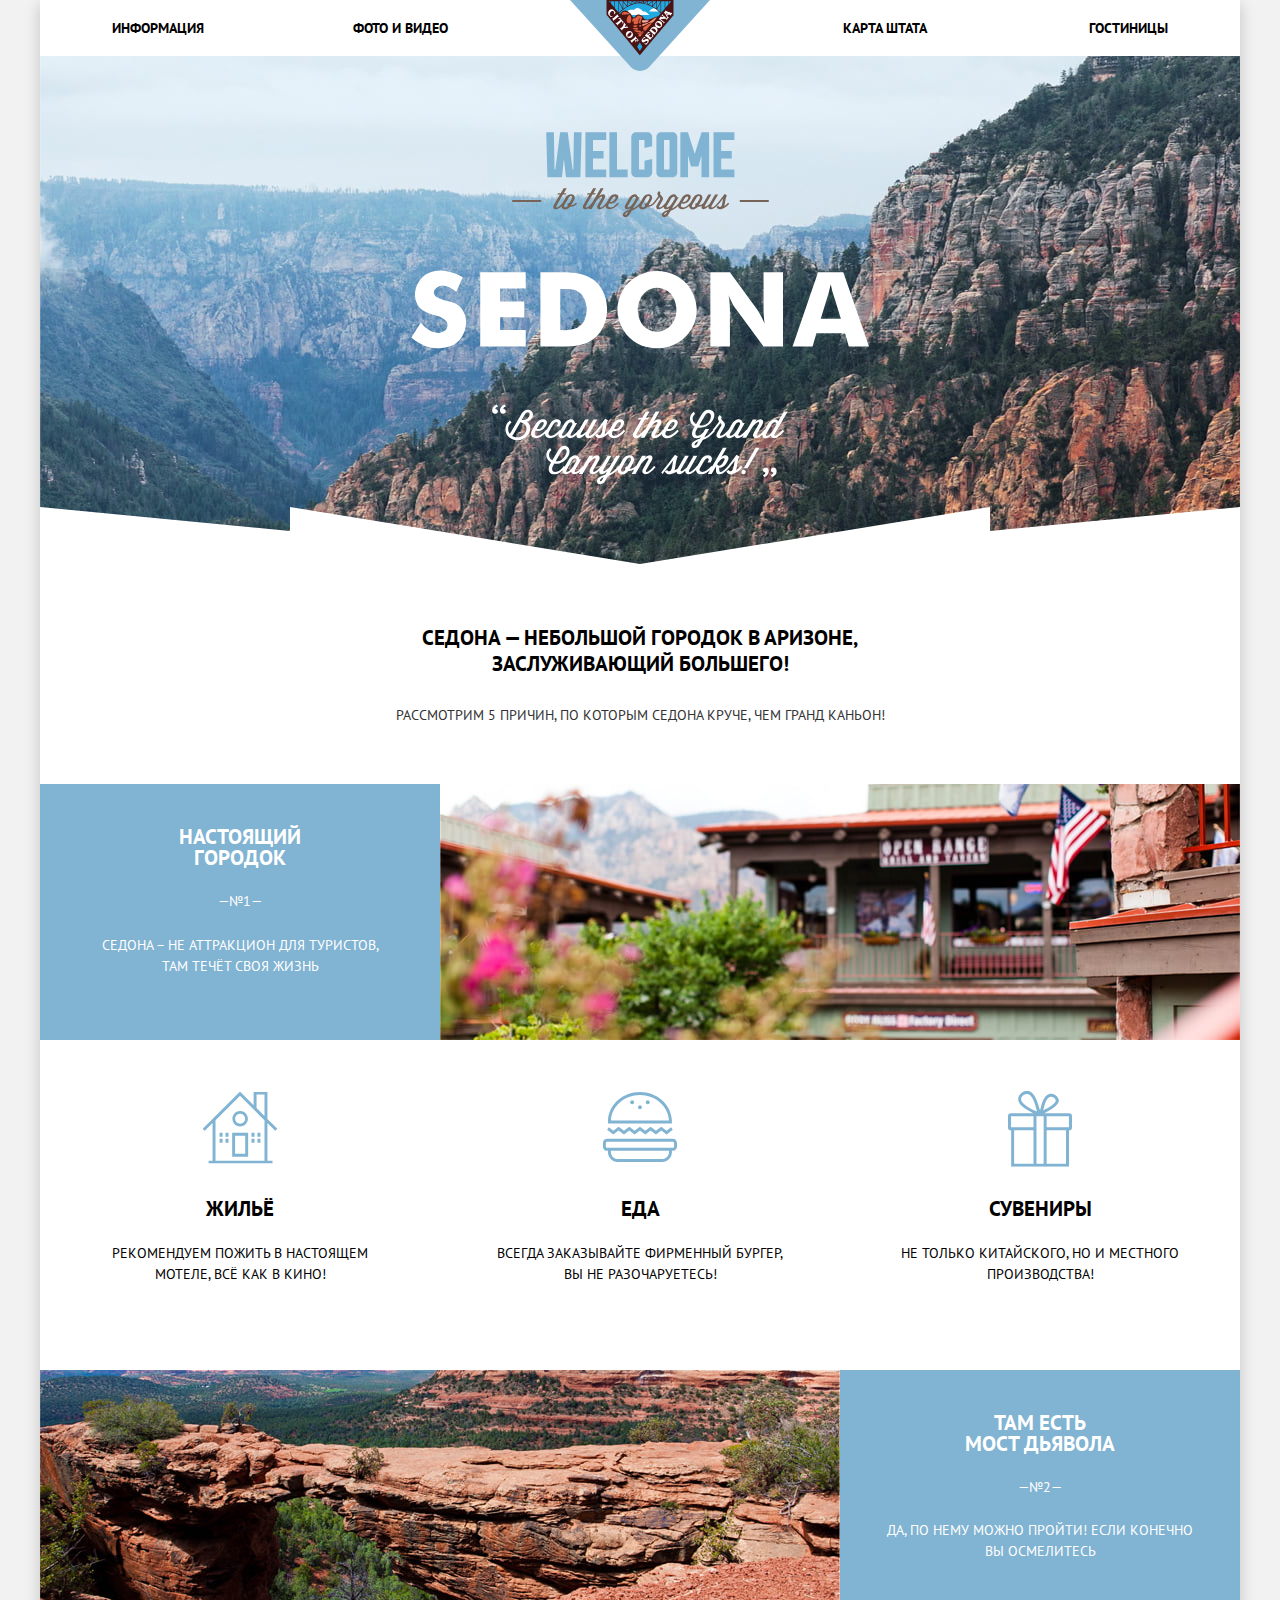
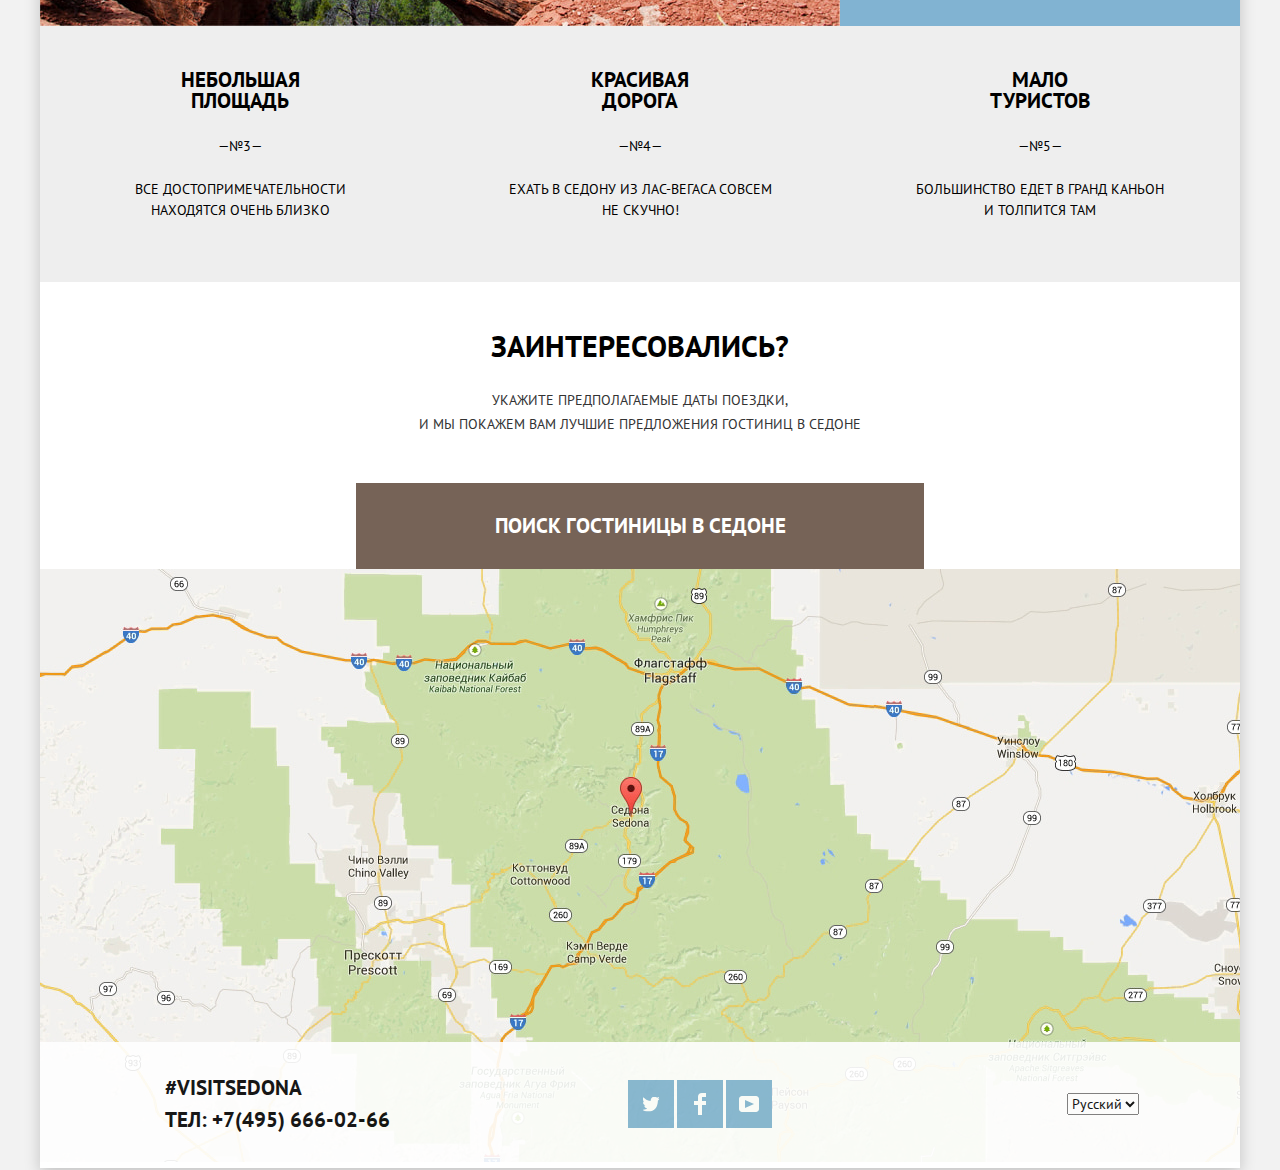
<file: index_ru.html>
<!DOCTYPE html>
<html lang="ru">
  <head>
    <meta charset="utf-8">
    <title>HTML Academy: Седона</title>
    <link href="https://fonts.googleapis.com/css?family=PT+Sans:400,700&display=swap&subset=cyrillic" rel="stylesheet">
    <link href="css/normalize-min.css" rel="stylesheet">
    <link href="css/styles-min.css" rel="stylesheet">
  </head>
  <body>
    <div class="main-container">
      <header class="header-container">
        <a class="main-header-logo">
          <img src="img/logo.svg" width="140" height="71" alt="Логотип &laquo;Седона&raquo;">
        </a>
        <nav class="main-navigation">
          <ul class="site-navigation">
            <li class="navigation-item">
              <a href="">Информация</a>
            </li>
            <li class="navigation-item">
              <a href="">Фото и видео</a>
            </li>
            <li class="navigation-item">
              <a href="">Карта штата</a>
            </li>
            <li class="navigation-item">
              <a href="hotels.html">Гостиницы</a>
            </li>
          </ul>
        </nav>
      </header>
      <main>
        <div class="banner">
          <img class="welcome-image" src="img/welcome.svg" width="459" height="353" alt="Добро пожаловать в Седону">
        </div>
        <h1 class="page-title">Седона — небольшой городок в Аризоне, заслуживающий большего!</h1>
        <p class="title-description">Рассмотрим 5 причин, по которым Седона круче, чем Гранд Каньон!</p>

        <section class="reasons-section">
          <h2 class="visually-hidden">Причины, по которым Седона круче, чем Гранд Каньон.</h2>
          <ul class="reasons-list">
            <li class="reasons-item-container">
              <div class="reason-item">
                <h2 class="reason-title">Настоящий городок</h2>
                <p class="reason-description">&mdash;№1&mdash;</p>
                <p class="reason-description">Седона &ndash; не аттракцион для туристов, там течёт своя жизнь</p>
              </div>
              <div class="reason-image">
                <img src="img/reason1.jpg" width="800" height="256" alt="Здание с американским флагом">
              </div>
            <ul class="reason-item-list">
              <li class="reason-housing">
                <p class="reason-title">Жильё</p>
                <p class="reason-description">Рекомендуем пожить в настоящем мотеле, всё как в кино!</p>
              </li>
              <li class="reason-food">
                <p class="reason-title">Еда</p>
                <p class="reason-description">Всегда заказывайте фирменный&nbsp;бургер, вы не разочаруетесь!</p>
              </li>
              <li class="reason-souvenir">
                <p class="reason-title">Сувениры</p>
                <p class="reason-description">Не только китайского, но и местного производства!</p>
              </li>
              </ul>
            </li>
            <li class="reasons-item-container">
              <div class="reason-image">
                <img src="img/reason2.jpg" width="800" height="256" alt="Изображение Гранд-Каньона">
              </div>
                <div class="reason-item">
                  <h2 class="reason-title">Там есть<br>мост дьявола</h2>
                  <p class="reason-description">&mdash;№2&mdash;</p>
                  <p class="reason-two-description">Да, по нему можно пройти! Если конечно вы осмелитесь</p>
                </div>
            </li>
              <li class="reasons">
                <h2 class="reason-title">Небольшая площадь</h2>
                <p class="reason-description reasons-number">&mdash;№3&mdash;</p>
                <p class="reason-description reasons-description">Все достопримечательности находятся&nbsp;очень близко</p>
              </li>
              <li class="reasons">
                <h2 class="reason-title">Красивая дорога</h2>
                <p class="reason-description reasons-number">&mdash;№4&mdash;</p>
                <p class="reason-description reasons-description">Ехать в Седону из Лас-Вегаса совсем не&nbsp;скучно!</p>
              </li>
              <li class="reasons">
                <h2 class="reason-title">Мало туристов</h2>
                <p class="reason-description reasons-number">&mdash;№5&mdash;</p>
                <p class="reason-description reasons-description">Большинство едет в Гранд Каньон и&nbsp;толпится там</p>
              </li>
          </ul>
        </section>

        <section class="booking-section">
          <h2 class="visually-hidden">Поиск гостиницы в Седоне</h2>
          <p class="booking-title">Заинтересовались?</p>
          <p class="booking-description">Укажите предполагаемые даты поездки,<br> и мы покажем вам лучшие предложения гостиниц в Седоне</p>
          <button class="search-hotel-btn" type="button">Поиск гостиницы в Седоне</button>
          <div class="map">
            <iframe src="https://www.google.com/maps/embed?pb=!1m18!1m12!1m3!1d645974.8107146111!2d-111.86288859368977!3d34.89726456502647!2m3!1f0!2f0!3f0!3m2!1i1024!2i768!4f13.1!3m3!1m2!1s0x872da132f942b00d%3A0x5548c523fa6c8efd!2z0KHQtdC00L7QvdCwLCDQkNGA0LjQt9C-0L3QsCA4NjMzNiwg0KHQqNCQ!5e0!3m2!1sru!2suk!4v1584698544043!5m2!1sru!2suk" allowfullscreen="" aria-hidden="false" tabindex="0"></iframe>
            <form class="booking-form" action="https://echo.htmlacademy.ru" method="get">
              <p>
                <label for="checkin-date">Дата заезда:</label>
                <input class="date-field" id="checkin-date" type="text" name="check-in-date" value="24 апреля 2017">
                <button class="btn-calendar" aria-label="Календарь для выбора даты заселения" type="button">
                  <svg xmlns="http://www.w3.org/2000/svg" width="21" height="22" viewBox="0 0 21 22">
                    <path d="M19.251 2.025h-2.845V.648c0-.381-.294-.689-.656-.689-.363 0-.656.308-.656.689v1.377h-3.938V.648c0-.381-.294-.689-.655-.689-.363 0-.657.308-.657.689v1.377H5.906V.648c0-.381-.294-.689-.656-.689-.363 0-.657.308-.657.689v1.377H1.75C.784 2.025 0 2.847 0 3.862v16.302C0 21.179.784 22 1.75 22h17.501c.966 0 1.749-.821 1.749-1.836V3.862c0-1.015-.783-1.837-1.749-1.837zm.437 18.139a.448.448 0 0 1-.437.459H1.75a.45.45 0 0 1-.438-.459V3.862a.45.45 0 0 1 .438-.459h2.844v1.378c0 .381.294.689.657.689.362 0 .656-.308.656-.689V3.403h3.938v1.378c0 .381.294.689.657.689.361 0 .655-.308.655-.689V3.403h3.938v1.378c0 .381.293.689.656.689.362 0 .656-.308.656-.689V3.403h2.845c.241 0 .437.206.437.459v16.302z"/>
                    <path d="M4.594 8.225h2.625v2.066H4.594zM4.594 11.668h2.625v2.067H4.594zM4.594 15.112h2.625v2.066H4.594zM9.188 15.112h2.625v2.066H9.188zM9.188 11.668h2.625v2.067H9.188zM9.188 8.225h2.625v2.066H9.188zM13.781 15.112h2.625v2.066h-2.625zM13.781 11.668h2.625v2.067h-2.625zM13.781 8.225h2.625v2.066h-2.625z"/>
                  </svg>
                </button>
              </p>
              <p>
                <label for="checkout-date">Дата выезда:</label>
                <input class="date-field" id="checkout-date" type="text" name="check-out-date" value="4 июля 2017">
                <button class="btn-calendar" aria-label="Календарь для выбора даты выезда" type="button">
                  <svg xmlns="http://www.w3.org/2000/svg" width="21" height="22" viewBox="0 0 21 22">
                    <path d="M19.251 2.025h-2.845V.648c0-.381-.294-.689-.656-.689-.363 0-.656.308-.656.689v1.377h-3.938V.648c0-.381-.294-.689-.655-.689-.363 0-.657.308-.657.689v1.377H5.906V.648c0-.381-.294-.689-.656-.689-.363 0-.657.308-.657.689v1.377H1.75C.784 2.025 0 2.847 0 3.862v16.302C0 21.179.784 22 1.75 22h17.501c.966 0 1.749-.821 1.749-1.836V3.862c0-1.015-.783-1.837-1.749-1.837zm.437 18.139a.448.448 0 0 1-.437.459H1.75a.45.45 0 0 1-.438-.459V3.862a.45.45 0 0 1 .438-.459h2.844v1.378c0 .381.294.689.657.689.362 0 .656-.308.656-.689V3.403h3.938v1.378c0 .381.294.689.657.689.361 0 .655-.308.655-.689V3.403h3.938v1.378c0 .381.293.689.656.689.362 0 .656-.308.656-.689V3.403h2.845c.241 0 .437.206.437.459v16.302z"/>
                    <path d="M4.594 8.225h2.625v2.066H4.594zM4.594 11.668h2.625v2.067H4.594zM4.594 15.112h2.625v2.066H4.594zM9.188 15.112h2.625v2.066H9.188zM9.188 11.668h2.625v2.067H9.188zM9.188 8.225h2.625v2.066H9.188zM13.781 15.112h2.625v2.066h-2.625zM13.781 11.668h2.625v2.067h-2.625zM13.781 8.225h2.625v2.066h-2.625z"/>
                  </svg>
                </button>
              </p>
              <p class="field-adult people-amount-input">
                <label class="adult-ru" for="adults">Взрослые:</label>
                <button class="btn-people-amount" type="button">&minus;</button>
                <input class="date-field people-amount-field" id="adults" type="text" name="adults-amount" value="2">
                <button class="btn-people-amount btn-people-plus" type="button">&plus;</button>
              </p>
              <p class="people-amount-input">
                <label class="children-ru" for="children">Дети:</label>
                <button class="btn-people-amount" type="button">&minus;</button>
                <input class="date-field people-amount-field" id="children" type="text" name="children-amount" value="0">
                <button class="btn-people-amount btn-people-plus" type="button">&plus;</button>
              </p>
              <button class="search-hotel-submit" type="submit">Найти</button>
            </form>
          </div>
        </section>
    </main>
    <footer class="footer main-footer">
      <div class="contacts">
        <p>#VISITSEDONA</p>
        <p>Тел:
          <a href="tel:+74956660266">+7(495) 666-02-66</a>
        </p>
      </div>

      <ul class="social-list">
        <li>
          <a class="btn-social btn-twitter" href="">
            <span class="visually-hidden">Twitter</span>
          </a>
        </li>
        <li>
          <a class="btn-social btn-facebook" href="">
            <span class="visually-hidden">Facebook</span>
          </a>
        </li>
        <li>
          <a class="btn-social btn-youtube" href="">
            <span class="visually-hidden">YouTube</span>
          </a>
        </li>
      </ul>

      <select class="select-language" onchange="location = this.value;">
        <option value="index.html">English</option>
        <option selected value="index_ru.html">Русский</option>
      </select>
    </footer>
  </div>
  <script src="js/booking-form-min.js"></script>
  </body>
</html>
</file>
<file: css/styles-min.css>
@keyframes animationFrames{0%{opacity:0;transform:translate(-50%,-15px)}to{opacity:1;transform:translate(-50%,0)}}@keyframes shake{10%,30%,50%,70%,90%{transform:translateX(-49%)}20%,40%,60%,80%{transform:translateX(-51%)}}body{font-family:"PT Sans",Verdana,sans-serif;font-size:14px;font-weight:700;text-transform:uppercase;line-height:26px;background-color:#f2f2f2}a{text-decoration:none}img{max-width:100%;height:auto}.visually-hidden{position:absolute;width:1px;height:1px;margin:-1px;border:0;padding:0;clip:rect(0 0 0 0);overflow:hidden}.main-container{width:1200px;margin:0 auto;box-shadow:0 5px 15px 0 rgba(0,1,1,.2);background-color:#fff}.main-header-logo{display:block;position:absolute;left:50%;top:0;z-index:1;width:140px;height:71px;transform:translateX(-50%)}.site-navigation{display:flex;justify-content:space-between;margin:0;padding:15px 72px;list-style-type:none}.site-navigation a,.site-navigation a:visited,body{color:#000}.site-navigation a:focus,.site-navigation a:hover{color:#81b3d2}.site-navigation a:active{color:rgba(0,0,0,.3)}.site-navigation a.current-page{color:#766357}.navigation-item{width:25%}.site-navigation li:last-child,.site-navigation li:nth-child(3){text-align:right}.site-navigation li:nth-child(3){padding-left:91px}.banner{text-align:center;position:relative;height:508px;margin-bottom:61px;background-image:url(../img/bg.jpg);background-repeat:no-repeat;background-position:0 -56px;background-color:#81b3d2}.banner::after{position:absolute;bottom:0;left:0;width:100%;height:57px;content:"";background-image:url(../img/intro-mask.svg)}.welcome-image{margin-top:76px}.page-title{font-size:21px;text-align:center;width:440px;margin:0 auto}.title-description{font-weight:400;color:#333;text-align:center;margin-top:25px;margin-bottom:56px}.reasons-list{margin:0;padding:0;list-style-type:none}.reasons-item-container,.reasons-list{display:flex;flex-wrap:wrap}.reason-item{color:#fff;text-align:center;box-sizing:border-box;width:400px;padding-top:42px;background-color:#81b3d2}.reason-item .reason-description{padding-top:23px}.reason-image{display:flex;width:800px}.reason-item h2{width:155px}.reason-title{font-size:21px;line-height:21px;width:130px;margin:0 auto}.reason-item p{margin:0 auto}.reason-description{font-weight:400;line-height:21px;padding-left:50px;padding-right:50px}.reason-two-description{font-weight:400;line-height:21px;padding-top:22px;width:320px}.reason-item-list,.reasons{text-align:center;list-style-type:none}.reason-item-list{color:#000;display:flex;width:1200px;min-height:330px;padding:0;background-color:#fff}.reason-item-list li{position:relative;width:400px;padding-top:158px}.reason-item-list li::before{position:absolute;left:50%;top:20%;width:75px;height:72px;transform:translate(-50%,-20%);content:""}.reason-item-list .reason-housing::before{background-image:url(../img/icon-1.svg)}.reason-item-list .reason-food::before{width:74px;height:70px;background-image:url(../img/icon-3.svg)}.reason-item-list .reason-souvenir::before{width:64px;height:76px;background-image:url(../img/icon-2.svg)}.reason-item-list .reason-title{font-weight:700;padding-bottom:10px}.reasons{box-sizing:border-box;flex-basis:400px;min-height:256px;background-color:#eee}.reasons .reason-title{padding-top:43px;padding-bottom:18px}.reasons-number{margin-top:0;padding-top:7px}.reasons-description{padding-top:8px}.booking-section{text-align:center;background-color:#fff}.map{position:relative;height:593px;background-color:#cbdda9;background-image:url(../img/map.jpg)}.map iframe{width:100%;height:593px;border:0}.booking-form{position:absolute;left:50%;top:0;box-sizing:border-box;width:568px;padding-top:53px;padding-bottom:55px;transform:translateX(-50%);box-shadow:0 5px 15px 0 rgba(0,1,1,.2);background-color:#fff;animation:animationFrames ease 1s}.booking-form-hidden{display:none}.booking-form-error{animation:shake .6s}.booking-form p{position:relative;margin:0}.date-field{font-family:inherit;font-size:14px;font-weight:700;text-transform:uppercase;line-height:26px;color:#000;box-sizing:border-box;width:346px;height:38px;padding-top:7px;padding-bottom:8px;padding-left:16px;margin-bottom:30px;margin-left:13px;background-color:#f2f2f2;border:0}.date-field:hover,.date-field:hover+.btn-calendar{background-color:#ebebeb}.date-field:focus,.date-field:focus+.btn-calendar{background-color:#fff}.people-amount-field{width:38px;height:38px;margin:0;padding:7px 14px}.people-amount-input{display:inline-flex}.btn-people-amount{position:relative;width:38px;height:38px;border:0;background-color:#f2f2f2}.btn-people-amount::after,.btn-people-plus::before{position:absolute;left:13px;bottom:17px;width:12px;height:3px;content:"";background-color:#a9a9a9}.btn-people-amount:hover::after{background-color:#000}.btn-people-amount:active::after{background-color:#81b3d2}.btn-people-plus::before{transform:rotate(90deg)}.btn-people-plus:hover::before{background-color:#000}.btn-people-plus:active::before{background-color:#81b3d2}.btn-calendar{position:absolute;right:60px;top:6px;border:0}.btn-calendar path{fill:#a9a9a9}.btn-calendar:hover path{fill:#000}.btn-calendar:active path{fill:#81b3d2}.field-adult{margin-right:49px}.adult,.children{align-self:center;margin-right:39px}.children{margin-right:27px;margin-left:52px}.booking-title{font-size:30px;line-height:36px;margin:0;padding-top:46px}.booking-description{font-weight:400;line-height:24px;color:#333;padding-top:10px;padding-bottom:33px}.search-hotel-btn,.search-hotel-submit{font-size:21px;font-weight:700;text-transform:uppercase;color:#fff;border:0}.search-hotel-btn{font-family:inherit;width:568px;height:86px;background-color:#766357}.search-hotel-btn:hover{background-color:#604e43}.search-hotel-btn:active{color:rgba(255,255,255,.3);background-color:#503e33}.search-hotel-submit{width:458px;height:58px;margin-top:54px;background-color:#81b3d2}.search-hotel-submit:hover{background-color:#669ec0}.search-hotel-submit:active{color:rgba(255,255,255,.3);background-color:#5496bd}.sort-filter{margin-bottom:0;padding:4px 0 0;list-style-type:none}.sort-filter li{padding-bottom:20px}.filter-form{color:#fff;display:flex;background-color:#81b3d2;background-image:url(../img/filter-bg.jpg);background-position:0 -60px}.filter-form .filter-fieldset:first-child{padding-left:70px}.filter-price{margin-top:31px;margin-right:74px}.filter-fieldset{padding-right:104px;border:0}.filter-results{font-size:12px;font-weight:400;line-height:18px}.filter-title{font-size:16px;line-height:21px;text-align:left;padding-top:26px}.filter-range{position:relative;width:314px;padding-top:7px;padding-right:74px;margin-left:auto}.filter-range-title{letter-spacing:1px;word-spacing:1px;padding-top:3px;margin-bottom:6px}.price-controls{font-size:0;position:relative;height:36px;margin-bottom:20px;border:2px solid #fff;border-radius:2px}.price-controls::after{position:absolute;top:50%;left:50%;width:2px;height:22px;content:"";background:#fff;transform:translate(-50%,-50%)}.price-controls label{font-size:14px;line-height:21px;display:inline-block;vertical-align:middle;padding-top:5px;cursor:pointer}.price-controls .max-price,.price-controls .min-price{font-weight:400;width:90px}.price-controls .min-price{padding-left:63px}.price-controls .max-price{padding-left:57px}.price-controls input{color:inherit;font:inherit;width:50px;margin:0;background:0 0;border:0}.range-controls{position:relative;margin-bottom:32px}.range-controls .scale{height:2px;background:rgba(255,255,255,.3)}.range-controls .bar{width:80%;height:2px;background:#fff}.range-toggle{position:absolute;top:-10px;height:22px;width:23px;padding:0;background:#ababab;border:9px solid #fff;border-radius:50%;box-shadow:0 2px 1px 0 rgba(0,1,1,.2);cursor:pointer}.range-toggle:hover{background:#1c4f80}.range-toggle-min{left:0}.range-toggle-max{left:80%}.btn-transparent{font-size:14px;line-height:20px;color:#fff;text-transform:uppercase;display:block;position:absolute;bottom:32px;left:82px;margin:0 auto;padding:6px 35px;background:0 0;border:2px solid #fff;border-radius:2px;cursor:pointer}.btn-transparent:hover{color:#000;background:#fff}.check{position:relative;padding-left:40px}.checkbox{position:absolute;top:-3px;left:0;display:block}.checkbox-checked{display:none}.check-input:checked~.checkbox-checked{position:absolute;top:-3px;left:0;display:block}.check-input:checked~.checkbox{display:none}.check-input:disabled~svg path{fill:#6a6a6a}input[type=checkbox]:focus~svg path{fill:#81b3d2}.filter-item{font-weight:400;line-height:21px;text-align:left}.filter-founded{font-size:21px;font-weight:700;line-height:26px;margin:0;padding-top:31px;padding-left:72px;padding-right:49px}.filter-founded+p{margin:0;padding-top:36px}.filter-sort-wrap{display:flex;min-height:85px}.sort-list{display:flex;justify-content:space-between;width:237px;margin-bottom:0;margin-top:36px;padding-left:40px;list-style-type:none}.sort-by{justify-content:flex-end;margin-left:auto;margin-right:73px}.sort-arrow{margin-right:12px}.sort-arrow-down path,.sort-arrow-up path{fill:#cacaca}.sort-arrow-down:hover path,.sort-arrow-up:hover path{fill:#231f20}.copyright-logo:hover path,.sort-arrow-current path,.sort-arrow-down:active path,.sort-arrow-up:active path{fill:#81b3d2}.sort-current,.sort-list a:hover{color:#81b3d2}.sort-item{text-align:left;color:rgba(0,0,0,.3);border-bottom:1px dotted rgba(0,0,0,.3)}.hotel-name a:link,.hotel-name a:visited,.sort-list a:active{color:#000}.hotel-list{margin-top:0;padding:0;list-style:none}.item-content{display:flex;justify-content:space-between;width:1200px;margin-left:30px;margin-right:72px}.hotel-image{padding-top:5px;margin-left:72px;min-width:135px}.hotel-item{display:flex;padding-top:26px;padding-bottom:30px;border-bottom:1px solid #f2f2f2}.hotel-list li:first-child{border-top:1px solid #f2f2f2}.hotel-name{font-size:21px;line-height:26px;margin:0}.hotel-name a:hover{color:#81b3d2}.hotel-name a:active{color:rgba(0,0,0,.3)}.hotel-type-price{font-size:14px;line-height:21px;width:258px;display:flex;justify-content:space-between}.hotel-type-price p{margin-top:5px}.hotel-price{margin-right:76px}.hotel-rating{align-self:flex-end}.stars{text-align:right;position:relative;margin-bottom:50px;margin-top:4px}.stars::after{position:absolute;bottom:0;right:0;height:17px;content:"";background-image:url(../img/star.svg);background-repeat:space}.five-stars::after{width:90px}.four-stars::after{width:87px;bottom:1px}.three-stars::after{width:65px;bottom:3px}.two-stars::after{width:41px}.one-star::after{width:18px}.btn-hotel,.rating{font-size:14px;line-height:21px;text-align:center;box-sizing:border-box}.rating{color:#666;width:110px;height:27px;margin-bottom:0;padding-top:4px;padding-left:2px;background-color:#f2f2f2}.btn-hotel{font-weight:700;color:#fff;display:inline-block;vertical-align:middle;padding:3px 16px}.btn-book,.btn-detail{width:110px;padding-right:13px;padding-left:14px;background-color:#81b3d2}.btn-hotel:visited{color:#fff}.btn-detail:hover{background-color:#669ec0}.btn-detail:active{color:rgba(255,255,255,.3);background-color:#5496bd}.btn-book{width:142px;margin-left:3px;padding-right:14px;background-color:#766357}.btn-book:hover{background-color:#604e43}.btn-book:active{color:rgba(255,255,255,.3);background-color:#503e33}.footer{display:flex;justify-content:space-between;align-items:center;padding:8px 101px 18px 129px;background-color:#fff;opacity:.9}.main-footer{margin-top:-120px;padding-top:24px;padding-bottom:26px;padding-left:125px}.contacts{font-size:21px;line-height:32px}.contacts p{margin:0}.contacts a,.contacts a:visited{color:#000}.contacts a:focus,.contacts a:hover{color:#81b3d2}.contacts a:active{color:rgba(0,0,0,.3)}.social-list-container{width:150px;margin-left:-55px}.social-list{display:flex;padding:0;transform:translateX(-30px);list-style-type:none}.social-list li{padding-left:3px}.btn-social{position:relative;display:block;width:46px;height:48px;background-color:#81b3d2}.btn-social:hover{background-color:#669ec0}.btn-social:active{background-color:#5496bd}.btn-social::after{position:absolute;top:50%;left:50%;transform:translate(-50%,-50%);content:""}.btn-social:active::after{opacity:.3}.btn-twitter::after{width:17px;height:15px;background-image:url(../img/twitter.svg)}.btn-facebook::after{width:12px;height:22px;background-image:url(../img/fb-icon.svg)}.btn-youtube::after{width:20px;height:16px;background-image:url(../img/youtube.svg)}.copyright{font-weight:400;transform:translateY(-10px)}.copyright-logo{transform:translateY(35%)}.copyright-logo:active path{fill:rgba(0,0,0,.3)}
</file>
